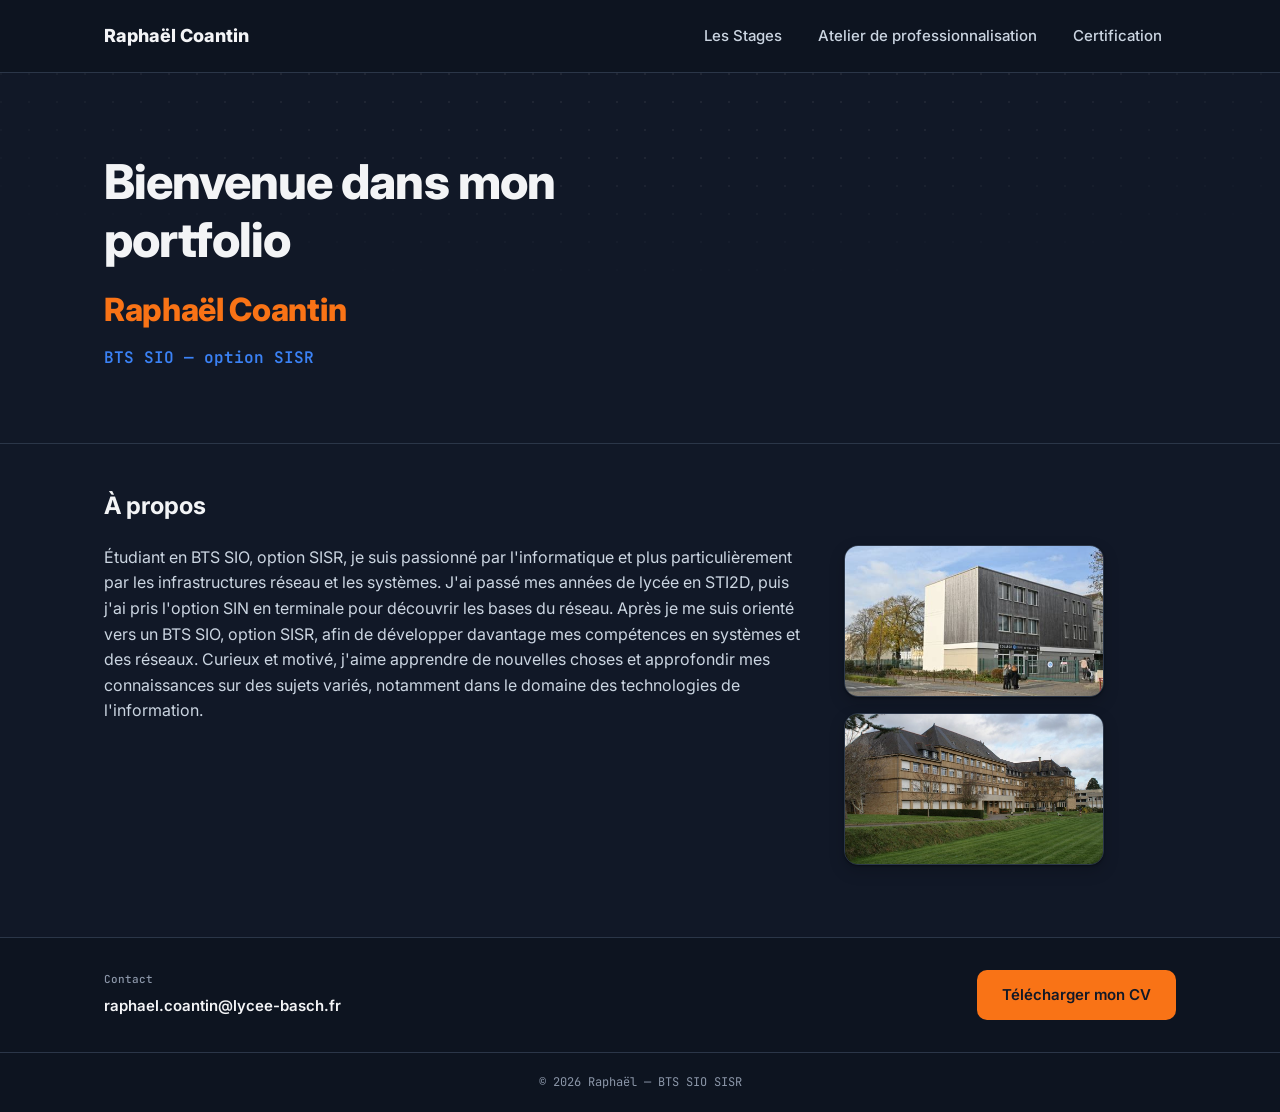
<file: index.html>
<!DOCTYPE html>
<html lang="fr">
<head>
  <meta charset="UTF-8">
  <meta name="viewport" content="width=device-width, initial-scale=1.0">
  <title>Raphaël — Portefeuille de Compétences Professionnelles</title>
  <meta name="description" content="Portefeuille de compétences professionnelles de Raphaël, étudiant BTS SIO option SISR — administration système, réseau et infrastructures open-source.">
  <link rel="icon" type="image/svg+xml" href="favicon.svg">

  <!-- Open Graph / partage sur les réseaux -->
  <meta property="og:type" content="website">
  <meta property="og:locale" content="fr_FR">
  <meta property="og:title" content="Raphaël Coantin — Portefeuille de Compétences Professionnelles">
  <meta property="og:description" content="Portefeuille de compétences professionnelles de Raphaël, étudiant BTS SIO option SISR — administration système, réseau et infrastructures open-source.">
  <meta name="twitter:card" content="summary">
  <!-- Ajoute ici og:image et og:url une fois le site en ligne et une image de partage disponible -->

  <link rel="preconnect" href="https://fonts.googleapis.com">
  <link rel="preconnect" href="https://fonts.gstatic.com" crossorigin>
  <link href="https://fonts.googleapis.com/css2?family=Inter:wght@400;500;600;700;800&family=JetBrains+Mono:wght@400;500;600&display=swap" rel="stylesheet">

  <link rel="stylesheet" href="styles.css">
</head>
<body>

  <a class="skip-link" href="#contenu-principal">Aller au contenu principal</a>

  <!-- ===================== HEADER / NAVIGATION ===================== -->
  <header class="site-header">
    <div class="header-inner">
      <a class="brand" href="index.html">
        <span class="brand-name">Raphaël Coantin</span>
      </a>

      <nav class="main-nav" aria-label="Navigation principale">
        <ul>
          <li><a href="les-stages.html">Les Stages</a></li>
          <li><a href="atelier-professionnalisation.html">Atelier de professionnalisation</a></li>
          <li><a href="certification.html">Certification</a></li>
        </ul>
      </nav>
    </div>
  </header>

  <main id="contenu-principal">

    <!-- ===================== HERO ===================== -->
    <section class="hero">
      <div class="hero-grid-bg" aria-hidden="true"></div>

      <div class="hero-inner">
        <div class="hero-layout">
          <div class="hero-content">

            <h1>Bienvenue dans mon portfolio</h1>

            <p class="hero-name">Raphaël Coantin</p>
            <p class="hero-role">BTS SIO — option SISR</p>
          </div>
        </div>
      </div>
    </section>

    <!-- ===================== À PROPOS ===================== -->
    <section class="content-section reveal" aria-labelledby="apropos-title">
      <div class="content-section-inner">
        <h2 id="apropos-title">À propos</h2>

        <div class="apropos-layout">
          <p class="prose">
            Étudiant en BTS SIO, option SISR, je suis passionné par l'informatique et
            plus particulièrement par les infrastructures réseau et les systèmes.
            J'ai passé mes années de lycée en STI2D, puis j'ai pris l'option SIN en terminale
            pour découvrir les bases du réseau. Après je me suis orienté vers un BTS SIO,
            option SISR, afin de développer davantage mes compétences en systèmes et des réseaux.
            Curieux et motivé, j'aime apprendre de nouvelles choses et approfondir mes connaissances
            sur des sujets variés, notamment dans le domaine des technologies de l'information.
          </p>

          <div class="school-gallery">
            <figure class="school-card">
              <img src="Image/college-la-providence.png" alt="Collège La Providence" width="474" height="316" loading="lazy">
            </figure>
            <figure class="school-card">
              <img src="Image/lycee-victor-helene-basch.jpg" alt="Lycée Victor et Hélène Basch, Rennes" width="1024" height="685" loading="lazy">
            </figure>
          </div>
        </div>
      </div>
    </section>

  </main>

  <!-- ===================== FOOTER / CONTACT ===================== -->
  <footer class="site-footer" id="contact">
    <div class="footer-inner">
      <div>
        <p class="footer-label">Contact</p>
        <a class="footer-email" href="mailto:raphael.coantin@lycee-basch.fr">raphael.coantin@lycee-basch.fr</a>
      </div>
      <a class="btn btn-primary" href="cv-raphael-coantin.pdf" download>Télécharger mon CV</a>
    </div>
    <p class="footer-copy">© 2026 Raphaël — BTS SIO SISR</p>
  </footer>

  <script src="scroll-reveal.js" defer></script>

</body>
</html>
</file>
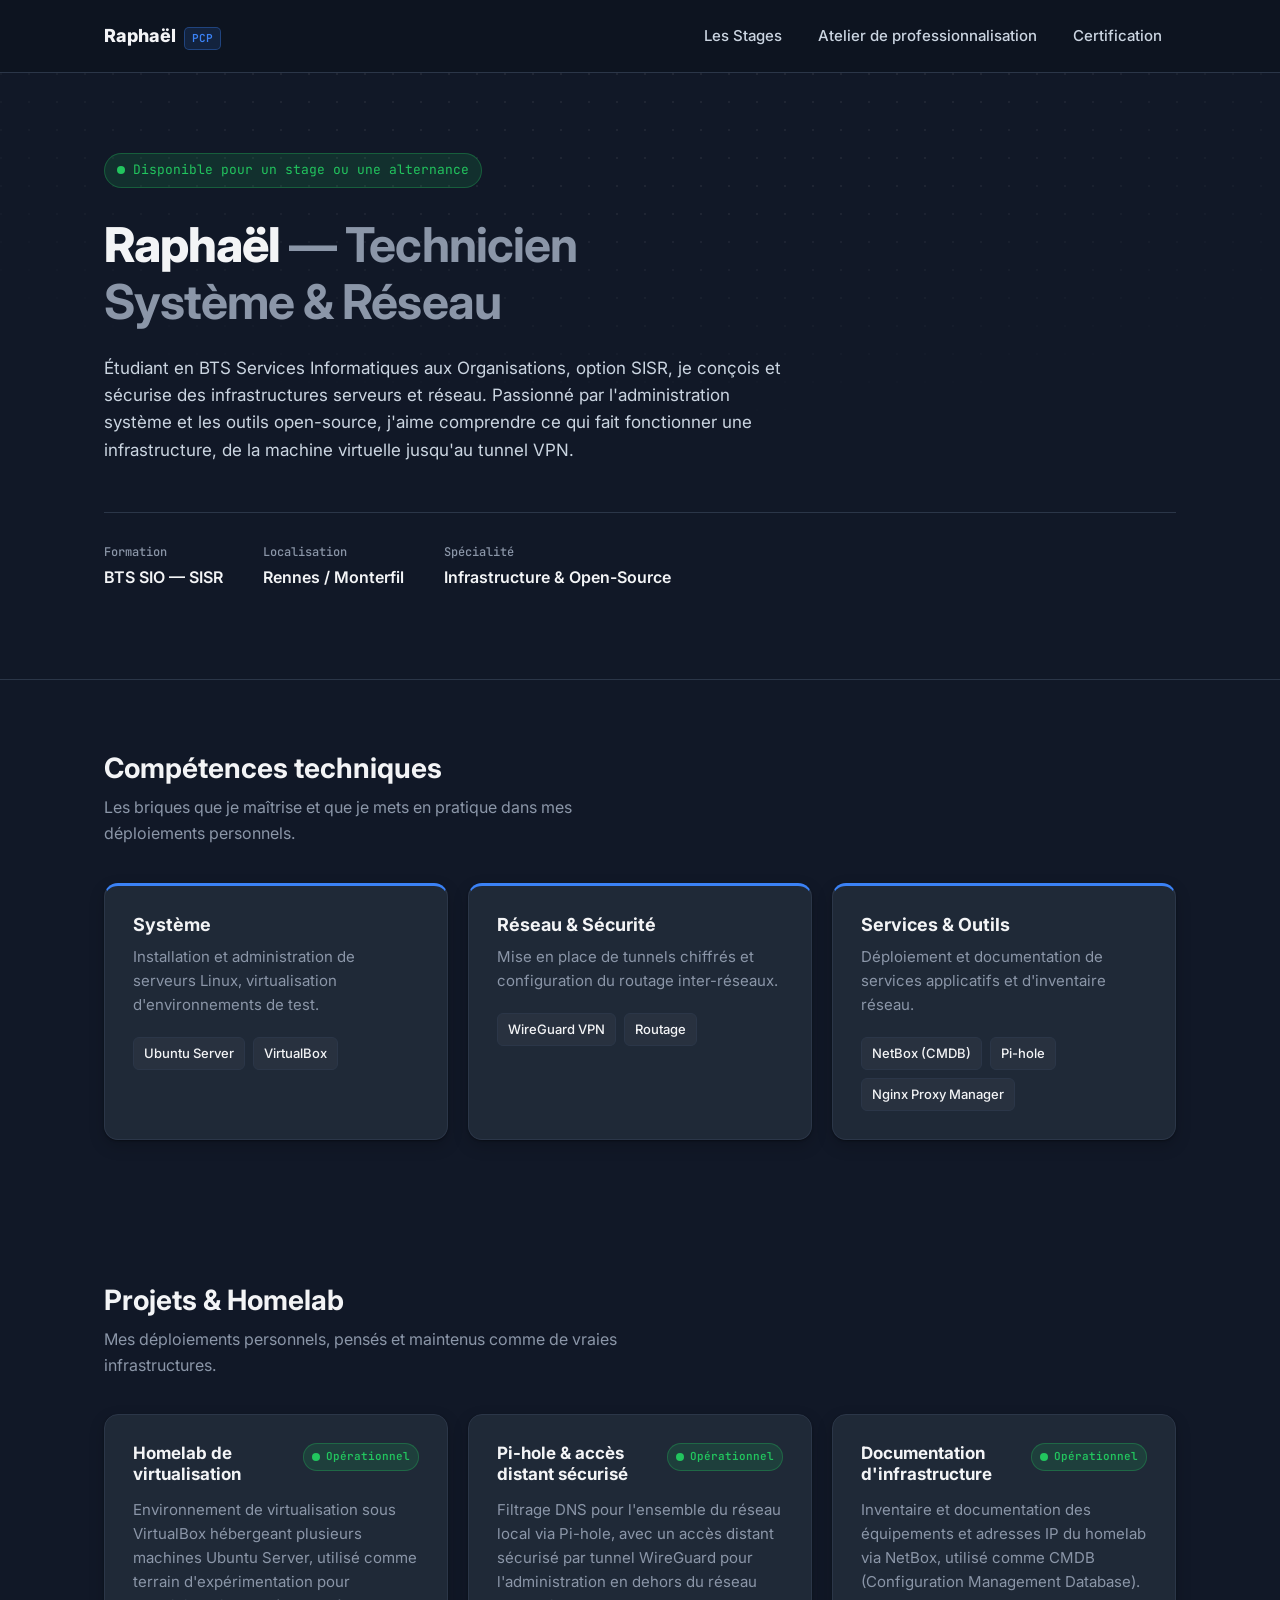
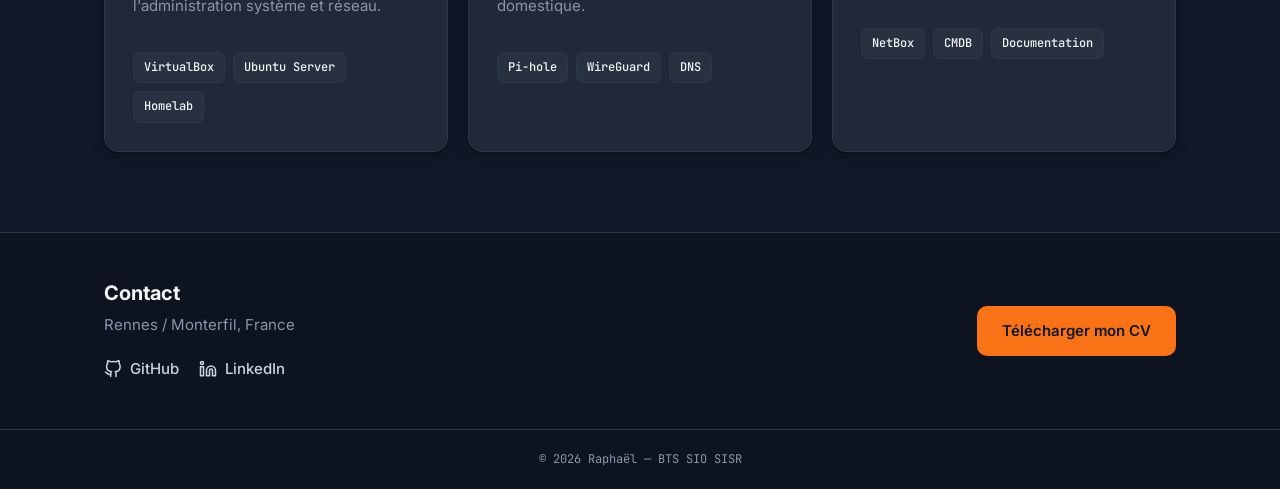
<file: Site/index.html>
<!DOCTYPE html>
<html lang="fr">
<head>
  <meta charset="UTF-8">
  <meta name="viewport" content="width=device-width, initial-scale=1.0">
  <title>Raphaël — Portefeuille de Compétences Professionnelles</title>
  <meta name="description" content="Portefeuille de compétences professionnelles de Raphaël, étudiant BTS SIO option SISR — administration système, réseau et infrastructures open-source.">

  <link rel="preconnect" href="https://fonts.googleapis.com">
  <link rel="preconnect" href="https://fonts.gstatic.com" crossorigin>
  <link href="https://fonts.googleapis.com/css2?family=Inter:wght@400;500;600;700;800&family=JetBrains+Mono:wght@400;500;600&display=swap" rel="stylesheet">

  <link rel="stylesheet" href="styles.css">
</head>
<body>

  <a class="skip-link" href="#contenu-principal">Aller au contenu principal</a>

  <!-- ===================== HEADER / NAVIGATION ===================== -->
  <header class="site-header">
    <div class="header-inner">
      <a class="brand" href="index.html">
        <span class="brand-name">Raphaël</span>
        <span class="brand-tag">PCP</span>
      </a>

      <nav class="main-nav" aria-label="Navigation principale">
        <ul>
          <li><a href="les-stages.html">Les Stages</a></li>
          <li><a href="atelier-professionnalisation.html">Atelier de professionnalisation</a></li>
          <li><a href="certification.html">Certification</a></li>
        </ul>
      </nav>
    </div>
  </header>

  <main id="contenu-principal">

    <!-- ===================== HERO ===================== -->
    <section class="hero">
      <div class="hero-grid-bg" aria-hidden="true"></div>

      <div class="hero-inner">
        <p class="hero-eyebrow">
          <span class="status-dot" aria-hidden="true"></span>
          Disponible pour un stage ou une alternance
        </p>

        <h1>Raphaël <span class="hero-title-secondary">— Technicien Système &amp; Réseau</span></h1>

        <p class="hero-subtitle">
          Étudiant en BTS Services Informatiques aux Organisations, option SISR,
          je conçois et sécurise des infrastructures serveurs et réseau. Passionné
          par l'administration système et les outils open-source, j'aime comprendre
          ce qui fait fonctionner une infrastructure, de la machine virtuelle
          jusqu'au tunnel VPN.
        </p>

        <dl class="hero-meta">
          <div class="hero-meta-item">
            <dt>Formation</dt>
            <dd>BTS SIO — SISR</dd>
          </div>
          <div class="hero-meta-item">
            <dt>Localisation</dt>
            <dd>Rennes / Monterfil</dd>
          </div>
          <div class="hero-meta-item">
            <dt>Spécialité</dt>
            <dd>Infrastructure &amp; Open-Source</dd>
          </div>
        </dl>
      </div>
    </section>

    <!-- ===================== COMPÉTENCES TECHNIQUES ===================== -->
    <section class="skills" aria-labelledby="competences-title">
      <div class="section-header">
        <h2 id="competences-title">Compétences techniques</h2>
        <p>Les briques que je maîtrise et que je mets en pratique dans mes déploiements personnels.</p>
      </div>

      <div class="skills-grid">
        <article class="skill-card">
          <h3>Système</h3>
          <p class="skill-card-desc">Installation et administration de serveurs Linux, virtualisation d'environnements de test.</p>
          <ul class="tag-list">
            <li>Ubuntu Server</li>
            <li>VirtualBox</li>
          </ul>
        </article>

        <article class="skill-card">
          <h3>Réseau &amp; Sécurité</h3>
          <p class="skill-card-desc">Mise en place de tunnels chiffrés et configuration du routage inter-réseaux.</p>
          <ul class="tag-list">
            <li>WireGuard VPN</li>
            <li>Routage</li>
          </ul>
        </article>

        <article class="skill-card">
          <h3>Services &amp; Outils</h3>
          <p class="skill-card-desc">Déploiement et documentation de services applicatifs et d'inventaire réseau.</p>
          <ul class="tag-list">
            <li>NetBox (CMDB)</li>
            <li>Pi-hole</li>
            <li>Nginx Proxy Manager</li>
          </ul>
        </article>
      </div>
    </section>

    <!-- ===================== PROJETS & HOMELAB ===================== -->
    <section class="projects" aria-labelledby="projets-title">
      <div class="section-header">
        <h2 id="projets-title">Projets &amp; Homelab</h2>
        <p>Mes déploiements personnels, pensés et maintenus comme de vraies infrastructures.</p>
      </div>

      <div class="projects-grid">
        <article class="project-card">
          <div class="project-card-header">
            <h3>Homelab de virtualisation</h3>
            <span class="status-badge"><span class="status-dot" aria-hidden="true"></span>Opérationnel</span>
          </div>
          <p>Environnement de virtualisation sous VirtualBox hébergeant plusieurs
            machines Ubuntu Server, utilisé comme terrain d'expérimentation pour
            l'administration système et réseau.</p>
          <ul class="tag-list mono">
            <li>VirtualBox</li>
            <li>Ubuntu Server</li>
            <li>Homelab</li>
          </ul>
        </article>

        <article class="project-card">
          <div class="project-card-header">
            <h3>Pi-hole &amp; accès distant sécurisé</h3>
            <span class="status-badge"><span class="status-dot" aria-hidden="true"></span>Opérationnel</span>
          </div>
          <p>Filtrage DNS pour l'ensemble du réseau local via Pi-hole, avec un
            accès distant sécurisé par tunnel WireGuard pour l'administration
            en dehors du réseau domestique.</p>
          <ul class="tag-list mono">
            <li>Pi-hole</li>
            <li>WireGuard</li>
            <li>DNS</li>
          </ul>
        </article>

        <article class="project-card">
          <div class="project-card-header">
            <h3>Documentation d'infrastructure</h3>
            <span class="status-badge"><span class="status-dot" aria-hidden="true"></span>Opérationnel</span>
          </div>
          <p>Inventaire et documentation des équipements et adresses IP du
            homelab via NetBox, utilisé comme CMDB (Configuration Management
            Database).</p>
          <ul class="tag-list mono">
            <li>NetBox</li>
            <li>CMDB</li>
            <li>Documentation</li>
          </ul>
        </article>
      </div>
    </section>

  </main>

  <!-- ===================== FOOTER / CONTACT ===================== -->
  <footer class="site-footer" id="contact">
    <div class="footer-inner">
      <div class="footer-main">
        <h2>Contact</h2>
        <p class="footer-location">Rennes / Monterfil, France</p>

        <div class="footer-links">
          <a class="footer-link" href="https://github.com/votre-pseudo" target="_blank" rel="noopener noreferrer">
            <svg viewBox="0 0 24 24" fill="none" stroke="currentColor" stroke-width="2" stroke-linecap="round" stroke-linejoin="round" aria-hidden="true">
              <path d="M9 19c-5 1.5-5-2.5-7-3m14 6v-3.87a3.37 3.37 0 0 0-.94-2.61c3.14-.35 6.44-1.54 6.44-7A5.44 5.44 0 0 0 20 4.77 5.07 5.07 0 0 0 19.91 1S18.73.65 16 2.48a13.38 13.38 0 0 0-7 0C6.27.65 5.09 1 5.09 1A5.07 5.07 0 0 0 5 4.77a5.44 5.44 0 0 0-1.5 3.78c0 5.42 3.3 6.61 6.44 7A3.37 3.37 0 0 0 9 18.13V22"></path>
            </svg>
            GitHub
          </a>
          <a class="footer-link" href="https://www.linkedin.com/in/votre-profil" target="_blank" rel="noopener noreferrer">
            <svg viewBox="0 0 24 24" fill="none" stroke="currentColor" stroke-width="2" stroke-linecap="round" stroke-linejoin="round" aria-hidden="true">
              <path d="M16 8a6 6 0 0 1 6 6v7h-4v-7a2 2 0 0 0-2-2 2 2 0 0 0-2 2v7h-4v-7a6 6 0 0 1 6-6z"></path>
              <rect x="2" y="9" width="4" height="12"></rect>
              <circle cx="4" cy="4" r="2"></circle>
            </svg>
            LinkedIn
          </a>
        </div>
      </div>

      <a class="btn btn-primary" href="cv-raphael.pdf" download>Télécharger mon CV</a>
    </div>

    <p class="footer-copy">© 2026 Raphaël — BTS SIO SISR</p>
  </footer>

</body>
</html>
</file>
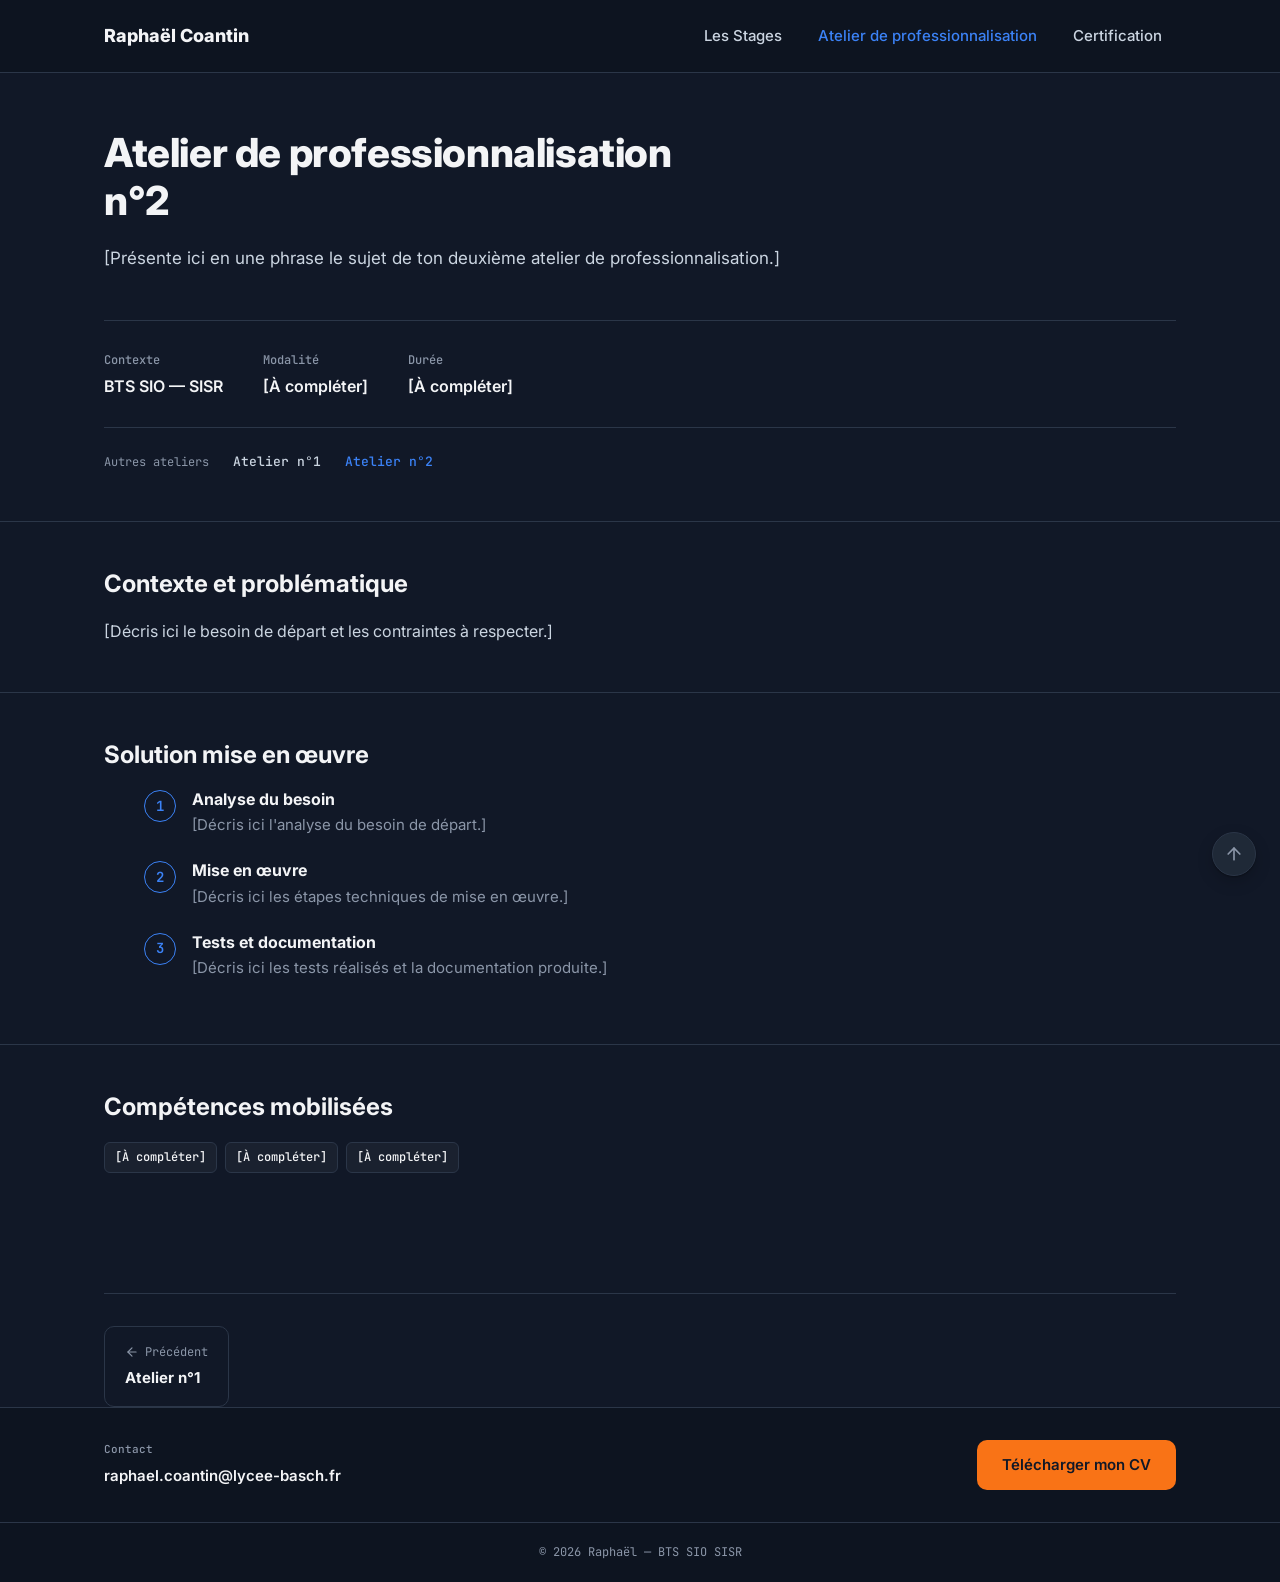
<file: atelier-2.html>
<!DOCTYPE html>
<html lang="fr">
<head>
  <meta charset="UTF-8">
  <meta name="viewport" content="width=device-width, initial-scale=1.0">
  <title>Atelier de professionnalisation n°2 — Raphaël, PCP</title>
  <meta name="description" content="Atelier de professionnalisation n°2 de Raphaël, étudiant BTS SIO SISR.">
  <link rel="icon" type="image/svg+xml" href="favicon.svg">

  <!-- Open Graph / partage sur les réseaux -->
  <meta property="og:type" content="website">
  <meta property="og:locale" content="fr_FR">
  <meta property="og:title" content="Atelier de professionnalisation n°2 — Raphaël Coantin">
  <meta property="og:description" content="Atelier de professionnalisation n°2 de Raphaël, étudiant BTS SIO SISR.">
  <meta name="twitter:card" content="summary">

  <link rel="preconnect" href="https://fonts.googleapis.com">
  <link rel="preconnect" href="https://fonts.gstatic.com" crossorigin>
  <link href="https://fonts.googleapis.com/css2?family=Inter:wght@400;500;600;700;800&family=JetBrains+Mono:wght@400;500;600&display=swap" rel="stylesheet">

  <link rel="stylesheet" href="styles.css">
</head>
<body id="top">

  <a class="skip-link" href="#contenu-principal">Aller au contenu principal</a>

  <!-- ===================== HEADER / NAVIGATION ===================== -->
  <header class="site-header">
    <div class="header-inner">
      <a class="brand" href="index.html">
        <span class="brand-name">Raphaël Coantin</span>
      </a>

      <nav class="main-nav" aria-label="Navigation principale">
        <ul>
          <li><a href="les-stages.html">Les Stages</a></li>
          <li><a href="atelier-professionnalisation.html" aria-current="page">Atelier de professionnalisation</a></li>
          <li><a href="certification.html">Certification</a></li>
        </ul>
      </nav>
    </div>
  </header>

  <main id="contenu-principal">

    <!-- ===================== EN-TÊTE DE PAGE ===================== -->
    <section class="page-hero">
      <div class="page-hero-inner">
        <h1>Atelier de professionnalisation n°2</h1>
        <p class="page-lead">
          [Présente ici en une phrase le sujet de ton deuxième atelier de
          professionnalisation.]
        </p>

        <dl class="hero-meta">
          <div class="hero-meta-item">
            <dt>Contexte</dt>
            <dd>BTS SIO — SISR</dd>
          </div>
          <div class="hero-meta-item">
            <dt>Modalité</dt>
            <dd>[À compléter]</dd>
          </div>
          <div class="hero-meta-item">
            <dt>Durée</dt>
            <dd>[À compléter]</dd>
          </div>
        </dl>

        <nav class="page-toc" aria-label="Navigation entre les ateliers">
          <span class="page-toc-label">Autres ateliers</span>
          <a href="atelier-professionnalisation.html">Atelier n°1</a>
          <a href="atelier-2.html" aria-current="page">Atelier n°2</a>
        </nav>

      </div>
    </section>

    <!-- ===================== CONTEXTE ET PROBLÉMATIQUE ===================== -->
    <section class="content-section reveal" aria-labelledby="contexte-title">
      <div class="content-section-inner">
        <h2 id="contexte-title">Contexte et problématique</h2>
        <p class="prose">
          [Décris ici le besoin de départ et les contraintes à respecter.]
        </p>
      </div>
    </section>

    <!-- ===================== SOLUTION MISE EN ŒUVRE ===================== -->
    <section class="content-section reveal" aria-labelledby="solution-title">
      <div class="content-section-inner">
        <h2 id="solution-title">Solution mise en œuvre</h2>
        <ol class="steps-list">
          <li class="step-item">
            <span class="step-number">1</span>
            <div class="step-content">
              <h3>Analyse du besoin</h3>
              <p>[Décris ici l'analyse du besoin de départ.]</p>
            </div>
          </li>
          <li class="step-item">
            <span class="step-number">2</span>
            <div class="step-content">
              <h3>Mise en œuvre</h3>
              <p>[Décris ici les étapes techniques de mise en œuvre.]</p>
            </div>
          </li>
          <li class="step-item">
            <span class="step-number">3</span>
            <div class="step-content">
              <h3>Tests et documentation</h3>
              <p>[Décris ici les tests réalisés et la documentation produite.]</p>
            </div>
          </li>
        </ol>
      </div>
    </section>

    <!-- ===================== COMPÉTENCES MOBILISÉES ===================== -->
    <section class="content-section reveal" aria-labelledby="competences-title">
      <div class="content-section-inner">
        <h2 id="competences-title">Compétences mobilisées</h2>
        <ul class="tag-list mono">
          <li>[À compléter]</li>
          <li>[À compléter]</li>
          <li>[À compléter]</li>
        </ul>
      </div>
    </section>

  <div class="content-section-inner">
      <nav class="page-pagination" aria-label="Navigation entre les ateliers">
        <a class="pagination-link prev" href="atelier-professionnalisation.html">
          <span class="pagination-label">
            <svg viewBox="0 0 24 24" fill="none" stroke="currentColor" stroke-width="2" stroke-linecap="round" stroke-linejoin="round" aria-hidden="true"><path d="M19 12H5"></path><path d="M12 19l-7-7 7-7"></path></svg>
            Précédent
          </span>
          <span class="pagination-title">Atelier n°1</span>
        </a>
      </nav>
    </div>

  </main>

  <!-- ===================== FOOTER / CONTACT ===================== -->
  <footer class="site-footer" id="contact">
    <div class="footer-inner">
      <div>
        <p class="footer-label">Contact</p>
        <a class="footer-email" href="mailto:raphael.coantin@lycee-basch.fr">raphael.coantin@lycee-basch.fr</a>
      </div>
      <a class="btn btn-primary" href="cv-raphael-coantin.pdf" download>Télécharger mon CV</a>
    </div>
    <p class="footer-copy">© 2026 Raphaël — BTS SIO SISR</p>
  </footer>

  <a class="back-to-top" href="#top" aria-label="Retour en haut de page">
    <svg viewBox="0 0 24 24" fill="none" stroke="currentColor" stroke-width="2" stroke-linecap="round" stroke-linejoin="round" aria-hidden="true">
      <path d="M12 19V5"></path>
      <path d="M5 12l7-7 7 7"></path>
    </svg>
  </a>

  <script src="scroll-reveal.js" defer></script>

</body>
</html>
</file>
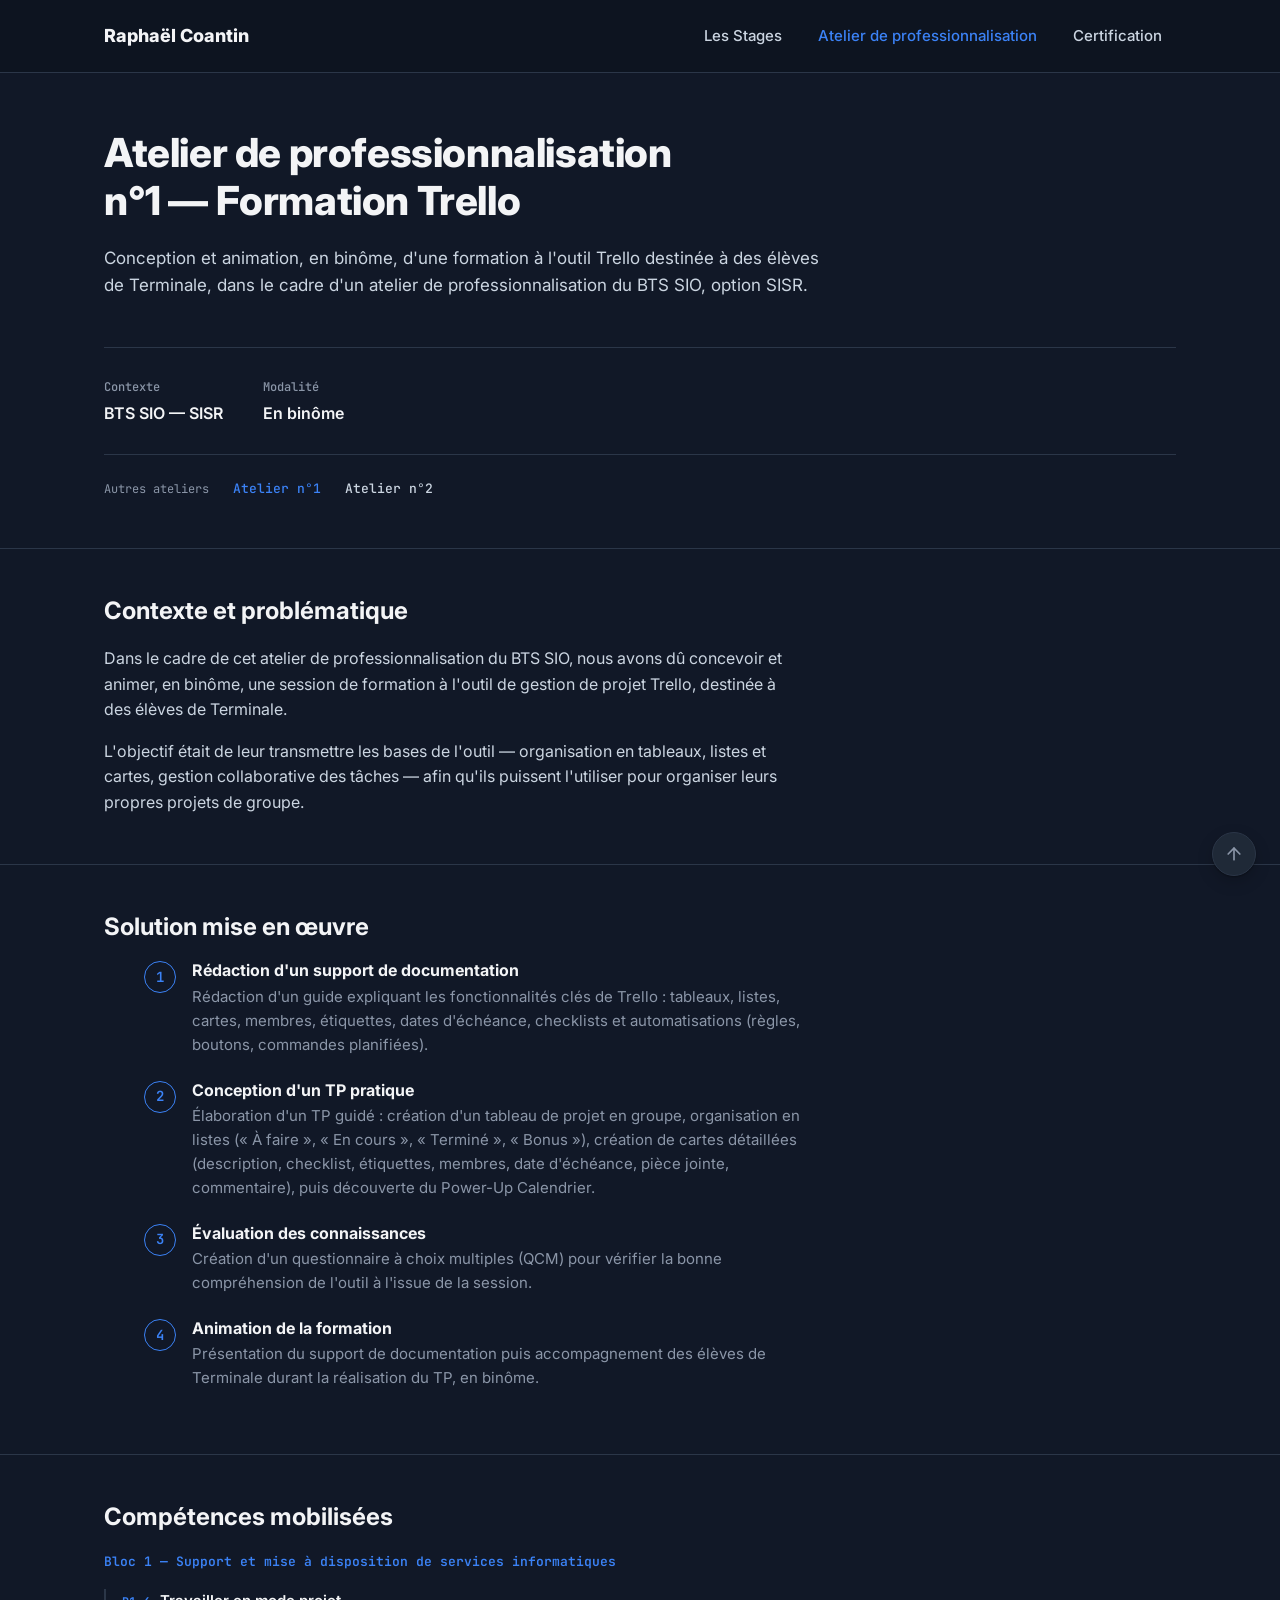
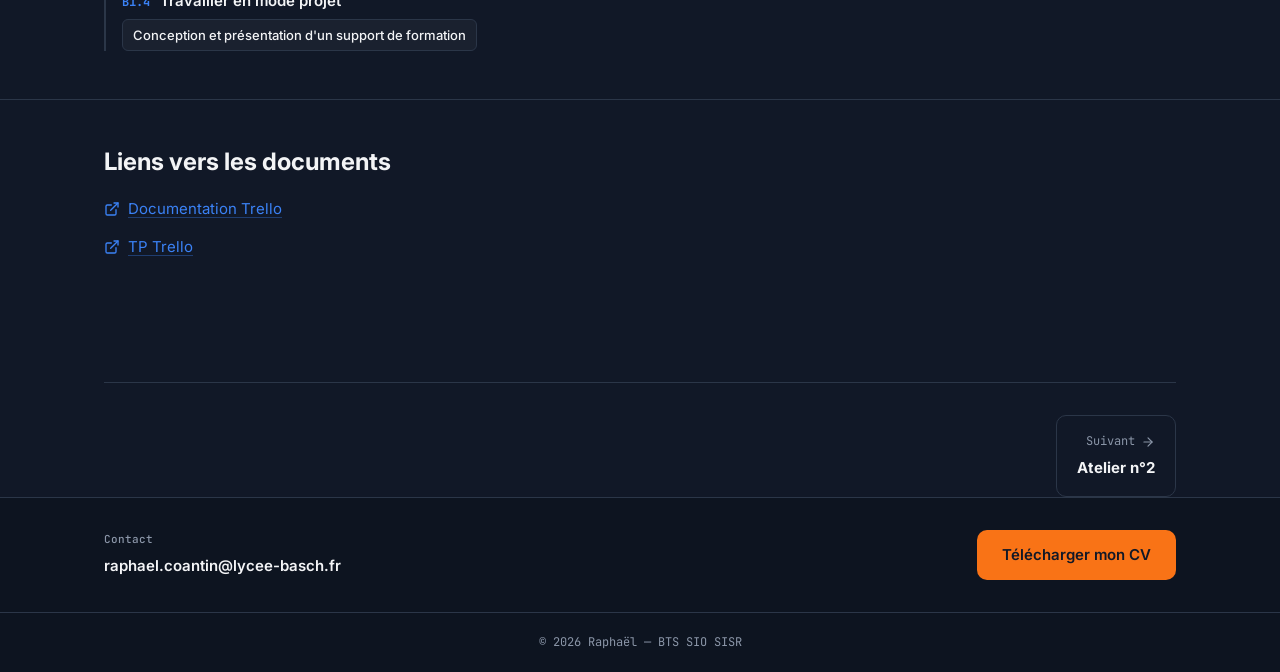
<file: atelier-professionnalisation.html>
<!DOCTYPE html>
<html lang="fr">
<head>
  <meta charset="UTF-8">
  <meta name="viewport" content="width=device-width, initial-scale=1.0">
  <title>Atelier de professionnalisation n°1 — Raphaël, PCP</title>
  <meta name="description" content="Atelier de professionnalisation n°1 de Raphaël, étudiant BTS SIO SISR — formation Trello présentée à des élèves de Terminale.">
  <link rel="icon" type="image/svg+xml" href="favicon.svg">

  <!-- Open Graph / partage sur les réseaux -->
  <meta property="og:type" content="website">
  <meta property="og:locale" content="fr_FR">
  <meta property="og:title" content="Atelier de professionnalisation n°1 — Raphaël Coantin">
  <meta property="og:description" content="Atelier de professionnalisation n°1 de Raphaël, étudiant BTS SIO SISR — formation Trello présentée à des élèves de Terminale.">
  <meta name="twitter:card" content="summary">

  <link rel="preconnect" href="https://fonts.googleapis.com">
  <link rel="preconnect" href="https://fonts.gstatic.com" crossorigin>
  <link href="https://fonts.googleapis.com/css2?family=Inter:wght@400;500;600;700;800&family=JetBrains+Mono:wght@400;500;600&display=swap" rel="stylesheet">

  <link rel="stylesheet" href="styles.css">
</head>
<body id="top">

  <a class="skip-link" href="#contenu-principal">Aller au contenu principal</a>

  <!-- ===================== HEADER / NAVIGATION ===================== -->
  <header class="site-header">
    <div class="header-inner">
      <a class="brand" href="index.html">
        <span class="brand-name">Raphaël Coantin</span>
      </a>

      <nav class="main-nav" aria-label="Navigation principale">
        <ul>
          <li><a href="les-stages.html">Les Stages</a></li>
          <li><a href="atelier-professionnalisation.html" aria-current="page">Atelier de professionnalisation</a></li>
          <li><a href="certification.html">Certification</a></li>
        </ul>
      </nav>
    </div>
  </header>

  <main id="contenu-principal">

    <!-- ===================== EN-TÊTE DE PAGE ===================== -->
    <section class="page-hero">
      <div class="page-hero-inner">
        <h1>Atelier de professionnalisation n°1 — Formation Trello</h1>
        <p class="page-lead">
          Conception et animation, en binôme, d'une formation à l'outil
          Trello destinée à des élèves de Terminale, dans le cadre d'un
          atelier de professionnalisation du BTS SIO, option SISR.
        </p>

        <dl class="hero-meta">
          <div class="hero-meta-item">
            <dt>Contexte</dt>
            <dd>BTS SIO — SISR</dd>
          </div>
          <div class="hero-meta-item">
            <dt>Modalité</dt>
            <dd>En binôme</dd>
          </div>
        </dl>

        <nav class="page-toc" aria-label="Navigation entre les ateliers">
          <span class="page-toc-label">Autres ateliers</span>
          <a href="atelier-professionnalisation.html" aria-current="page">Atelier n°1</a>
          <a href="atelier-2.html">Atelier n°2</a>
        </nav>

      </div>
    </section>

    <!-- ===================== CONTEXTE ET PROBLÉMATIQUE ===================== -->
    <section class="content-section reveal" aria-labelledby="contexte-title">
      <div class="content-section-inner">
        <h2 id="contexte-title">Contexte et problématique</h2>
        <p class="prose">
          Dans le cadre de cet atelier de professionnalisation du BTS SIO,
          nous avons dû concevoir et animer, en binôme, une session de
          formation à l'outil de gestion de projet Trello, destinée à des
          élèves de Terminale.
        </p>
        <p class="prose">
          L'objectif était de leur transmettre les bases de l'outil —
          organisation en tableaux, listes et cartes, gestion collaborative
          des tâches — afin qu'ils puissent l'utiliser pour organiser leurs
          propres projets de groupe.
        </p>
      </div>
    </section>

    <!-- ===================== SOLUTION MISE EN ŒUVRE ===================== -->
    <section class="content-section reveal" aria-labelledby="solution-title">
      <div class="content-section-inner">
        <h2 id="solution-title">Solution mise en œuvre</h2>
        <ol class="steps-list">
          <li class="step-item">
            <span class="step-number">1</span>
            <div class="step-content">
              <h3>Rédaction d'un support de documentation</h3>
              <p>Rédaction d'un guide expliquant les fonctionnalités clés
                de Trello : tableaux, listes, cartes, membres, étiquettes,
                dates d'échéance, checklists et automatisations (règles,
                boutons, commandes planifiées).</p>
            </div>
          </li>
          <li class="step-item">
            <span class="step-number">2</span>
            <div class="step-content">
              <h3>Conception d'un TP pratique</h3>
              <p>Élaboration d'un TP guidé : création d'un tableau de
                projet en groupe, organisation en listes (« À faire »,
                « En cours », « Terminé », « Bonus »), création de cartes
                détaillées (description, checklist, étiquettes, membres,
                date d'échéance, pièce jointe, commentaire), puis
                découverte du Power-Up Calendrier.</p>
            </div>
          </li>
          <li class="step-item">
            <span class="step-number">3</span>
            <div class="step-content">
              <h3>Évaluation des connaissances</h3>
              <p>Création d'un questionnaire à choix multiples (QCM) pour
                vérifier la bonne compréhension de l'outil à l'issue de la
                session.</p>
            </div>
          </li>
          <li class="step-item">
            <span class="step-number">4</span>
            <div class="step-content">
              <h3>Animation de la formation</h3>
              <p>Présentation du support de documentation puis
                accompagnement des élèves de Terminale durant la
                réalisation du TP, en binôme.</p>
            </div>
          </li>
        </ol>
      </div>
    </section>

    <!-- ===================== COMPÉTENCES MOBILISÉES ===================== -->
    <section class="content-section reveal" aria-labelledby="competences-title">
      <div class="content-section-inner">
        <h2 id="competences-title">Compétences mobilisées</h2>

        <div class="competency-bloc">
          <p class="bloc-label">Bloc 1 — Support et mise à disposition de services informatiques</p>

          <div class="competency-item">
            <p class="competency-code"><span class="competency-tag">B1.4</span>Travailler en mode projet</p>
            <p class="competency-summary">Conception et présentation d'un support de formation</p>
          </div>
        </div>
      </div>
    </section>

    <!-- ===================== LIENS VERS LES DOCUMENTS ===================== -->
    <section class="content-section reveal" aria-labelledby="documents-title">
      <div class="content-section-inner">
        <h2 id="documents-title">Liens vers les documents</h2>
        <ul class="production-list">
          <li>
            <a href="Document/Trello - Documentation.pdf">
              <svg viewBox="0 0 24 24" fill="none" stroke="currentColor" stroke-width="2" stroke-linecap="round" stroke-linejoin="round" aria-hidden="true">
                <path d="M18 13v6a2 2 0 0 1-2 2H5a2 2 0 0 1-2-2V8a2 2 0 0 1 2-2h6"></path>
                <polyline points="15 3 21 3 21 9"></polyline>
                <line x1="10" y1="14" x2="21" y2="3"></line>
              </svg>
              Documentation Trello
            </a>
          </li>
          <li>
            <a href="Document/Trello - TP.pdf">
              <svg viewBox="0 0 24 24" fill="none" stroke="currentColor" stroke-width="2" stroke-linecap="round" stroke-linejoin="round" aria-hidden="true">
                <path d="M18 13v6a2 2 0 0 1-2 2H5a2 2 0 0 1-2-2V8a2 2 0 0 1 2-2h6"></path>
                <polyline points="15 3 21 3 21 9"></polyline>
                <line x1="10" y1="14" x2="21" y2="3"></line>
              </svg>
              TP Trello
            </a>
          </li>
        </ul>
      </div>
    </section>

  <div class="content-section-inner">
      <nav class="page-pagination" aria-label="Navigation entre les ateliers">
        <a class="pagination-link next" href="atelier-2.html">
          <span class="pagination-label">
            Suivant
            <svg viewBox="0 0 24 24" fill="none" stroke="currentColor" stroke-width="2" stroke-linecap="round" stroke-linejoin="round" aria-hidden="true"><path d="M5 12h14"></path><path d="M12 5l7 7-7 7"></path></svg>
          </span>
          <span class="pagination-title">Atelier n°2</span>
        </a>
      </nav>
    </div>

  </main>

  <!-- ===================== FOOTER / CONTACT ===================== -->
  <footer class="site-footer" id="contact">
    <div class="footer-inner">
      <div>
        <p class="footer-label">Contact</p>
        <a class="footer-email" href="mailto:raphael.coantin@lycee-basch.fr">raphael.coantin@lycee-basch.fr</a>
      </div>
      <a class="btn btn-primary" href="cv-raphael-coantin.pdf" download>Télécharger mon CV</a>
    </div>
    <p class="footer-copy">© 2026 Raphaël — BTS SIO SISR</p>
  </footer>

  <a class="back-to-top" href="#top" aria-label="Retour en haut de page">
    <svg viewBox="0 0 24 24" fill="none" stroke="currentColor" stroke-width="2" stroke-linecap="round" stroke-linejoin="round" aria-hidden="true">
      <path d="M12 19V5"></path>
      <path d="M5 12l7-7 7 7"></path>
    </svg>
  </a>

  <script src="scroll-reveal.js" defer></script>

</body>
</html>
</file>
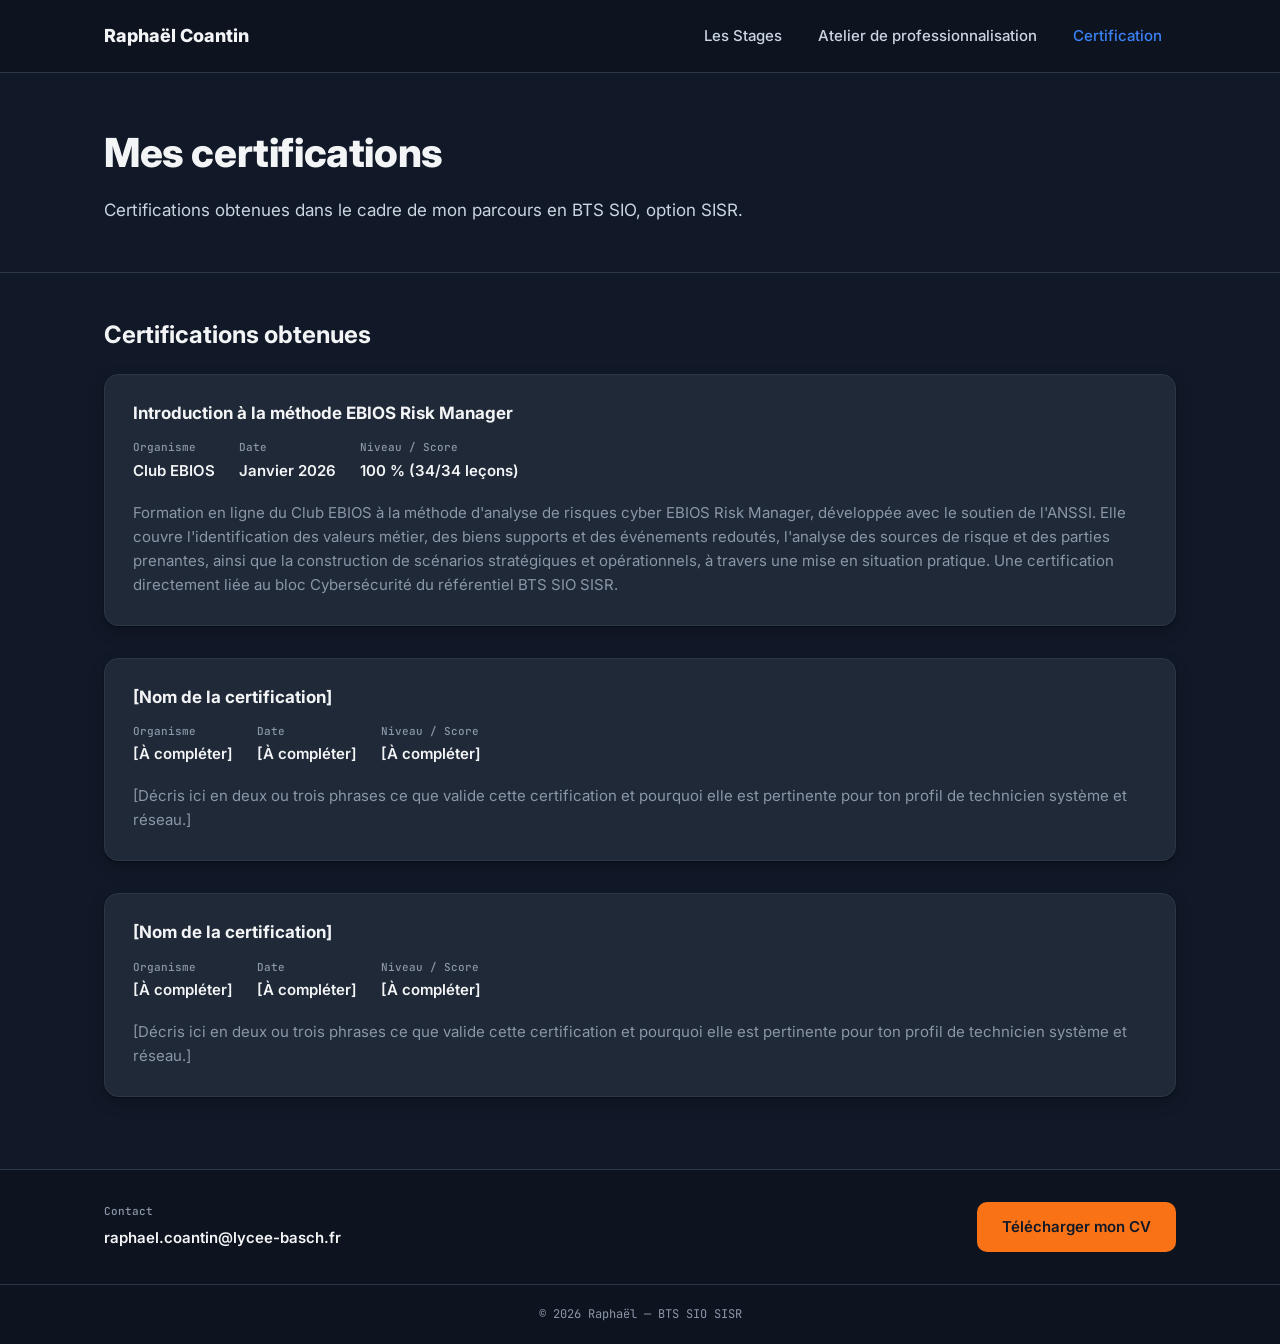
<file: certification.html>
<!DOCTYPE html>
<html lang="fr">
<head>
  <meta charset="UTF-8">
  <meta name="viewport" content="width=device-width, initial-scale=1.0">
  <title>Certification — Raphaël, PCP</title>
  <meta name="description" content="Certifications obtenues par Raphaël, étudiant BTS SIO SISR.">
  <link rel="icon" type="image/svg+xml" href="favicon.svg">

  <!-- Open Graph / partage sur les réseaux -->
  <meta property="og:type" content="website">
  <meta property="og:locale" content="fr_FR">
  <meta property="og:title" content="Certification — Raphaël Coantin">
  <meta property="og:description" content="Certifications obtenues par Raphaël, étudiant BTS SIO SISR.">
  <meta name="twitter:card" content="summary">

  <link rel="preconnect" href="https://fonts.googleapis.com">
  <link rel="preconnect" href="https://fonts.gstatic.com" crossorigin>
  <link href="https://fonts.googleapis.com/css2?family=Inter:wght@400;500;600;700;800&family=JetBrains+Mono:wght@400;500;600&display=swap" rel="stylesheet">

  <link rel="stylesheet" href="styles.css">
</head>
<body>

  <a class="skip-link" href="#contenu-principal">Aller au contenu principal</a>

  <!-- ===================== HEADER / NAVIGATION ===================== -->
  <header class="site-header">
    <div class="header-inner">
      <a class="brand" href="index.html">
        <span class="brand-name">Raphaël Coantin</span>
      </a>

      <nav class="main-nav" aria-label="Navigation principale">
        <ul>
          <li><a href="les-stages.html">Les Stages</a></li>
          <li><a href="atelier-professionnalisation.html">Atelier de professionnalisation</a></li>
          <li><a href="certification.html" aria-current="page">Certification</a></li>
        </ul>
      </nav>
    </div>
  </header>

  <main id="contenu-principal">

    <!-- ===================== EN-TÊTE DE PAGE ===================== -->
    <section class="page-hero">
      <div class="page-hero-inner">
        <h1>Mes certifications</h1>
        <p class="page-lead">
          Certifications obtenues dans le cadre de mon parcours en BTS SIO,
          option SISR.
        </p>

      </div>
    </section>

    <!-- ===================== CARTES DE CERTIFICATION ===================== -->
    <section class="content-section reveal" aria-labelledby="cert-title">
      <div class="content-section-inner">
        <h2 id="cert-title">Certifications obtenues</h2>

        <div class="cert-list">
          <article class="project-card cert-card">
            <div class="project-card-header">
              <h3>Introduction à la méthode EBIOS Risk Manager</h3>
            </div>

            <dl class="cert-meta">
              <div>
                <dt>Organisme</dt>
                <dd>Club EBIOS</dd>
              </div>
              <div>
                <dt>Date</dt>
                <dd>Janvier 2026</dd>
              </div>
              <div>
                <dt>Niveau / Score</dt>
                <dd>100 % (34/34 leçons)</dd>
              </div>
            </dl>

            <p>Formation en ligne du Club EBIOS à la méthode d'analyse de
              risques cyber EBIOS Risk Manager, développée avec le soutien
              de l'ANSSI. Elle couvre l'identification des valeurs métier,
              des biens supports et des événements redoutés, l'analyse des
              sources de risque et des parties prenantes, ainsi que la
              construction de scénarios stratégiques et opérationnels,
              à travers une mise en situation pratique. Une certification
              directement liée au bloc Cybersécurité du référentiel BTS
              SIO SISR.</p>
          </article>

          <article class="project-card cert-card">
            <div class="project-card-header">
              <h3>[Nom de la certification]</h3>
            </div>

            <dl class="cert-meta">
              <div>
                <dt>Organisme</dt>
                <dd>[À compléter]</dd>
              </div>
              <div>
                <dt>Date</dt>
                <dd>[À compléter]</dd>
              </div>
              <div>
                <dt>Niveau / Score</dt>
                <dd>[À compléter]</dd>
              </div>
            </dl>

            <p>[Décris ici en deux ou trois phrases ce que valide cette
              certification et pourquoi elle est pertinente pour ton profil
              de technicien système et réseau.]</p>
          </article>

          <article class="project-card cert-card">
            <div class="project-card-header">
              <h3>[Nom de la certification]</h3>
            </div>

            <dl class="cert-meta">
              <div>
                <dt>Organisme</dt>
                <dd>[À compléter]</dd>
              </div>
              <div>
                <dt>Date</dt>
                <dd>[À compléter]</dd>
              </div>
              <div>
                <dt>Niveau / Score</dt>
                <dd>[À compléter]</dd>
              </div>
            </dl>

            <p>[Décris ici en deux ou trois phrases ce que valide cette
              certification et pourquoi elle est pertinente pour ton profil
              de technicien système et réseau.]</p>
          </article>
        </div>
      </div>
    </section>

  </main>

  <!-- ===================== FOOTER / CONTACT ===================== -->
  <footer class="site-footer" id="contact">
    <div class="footer-inner">
      <div>
        <p class="footer-label">Contact</p>
        <a class="footer-email" href="mailto:raphael.coantin@lycee-basch.fr">raphael.coantin@lycee-basch.fr</a>
      </div>
      <a class="btn btn-primary" href="cv-raphael-coantin.pdf" download>Télécharger mon CV</a>
    </div>
    <p class="footer-copy">© 2026 Raphaël — BTS SIO SISR</p>
  </footer>

  <script src="scroll-reveal.js" defer></script>

</body>
</html>
</file>
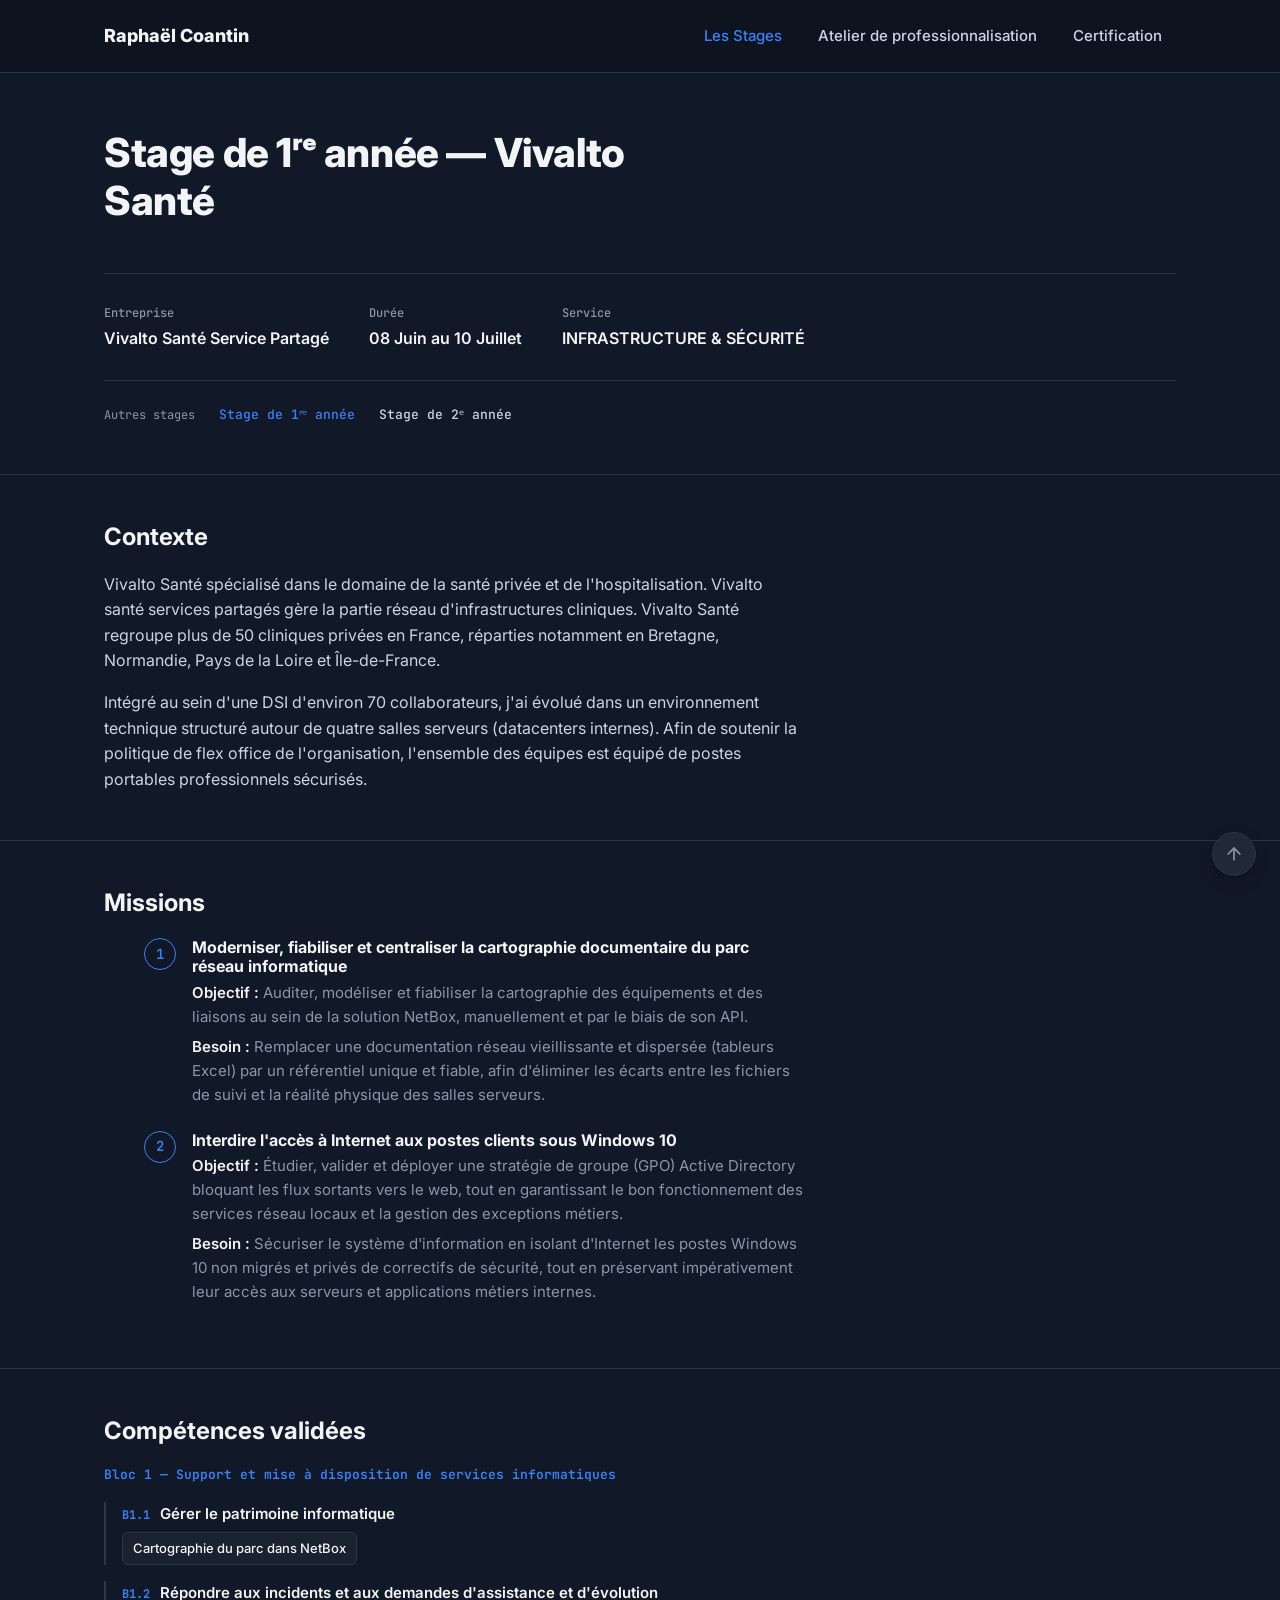
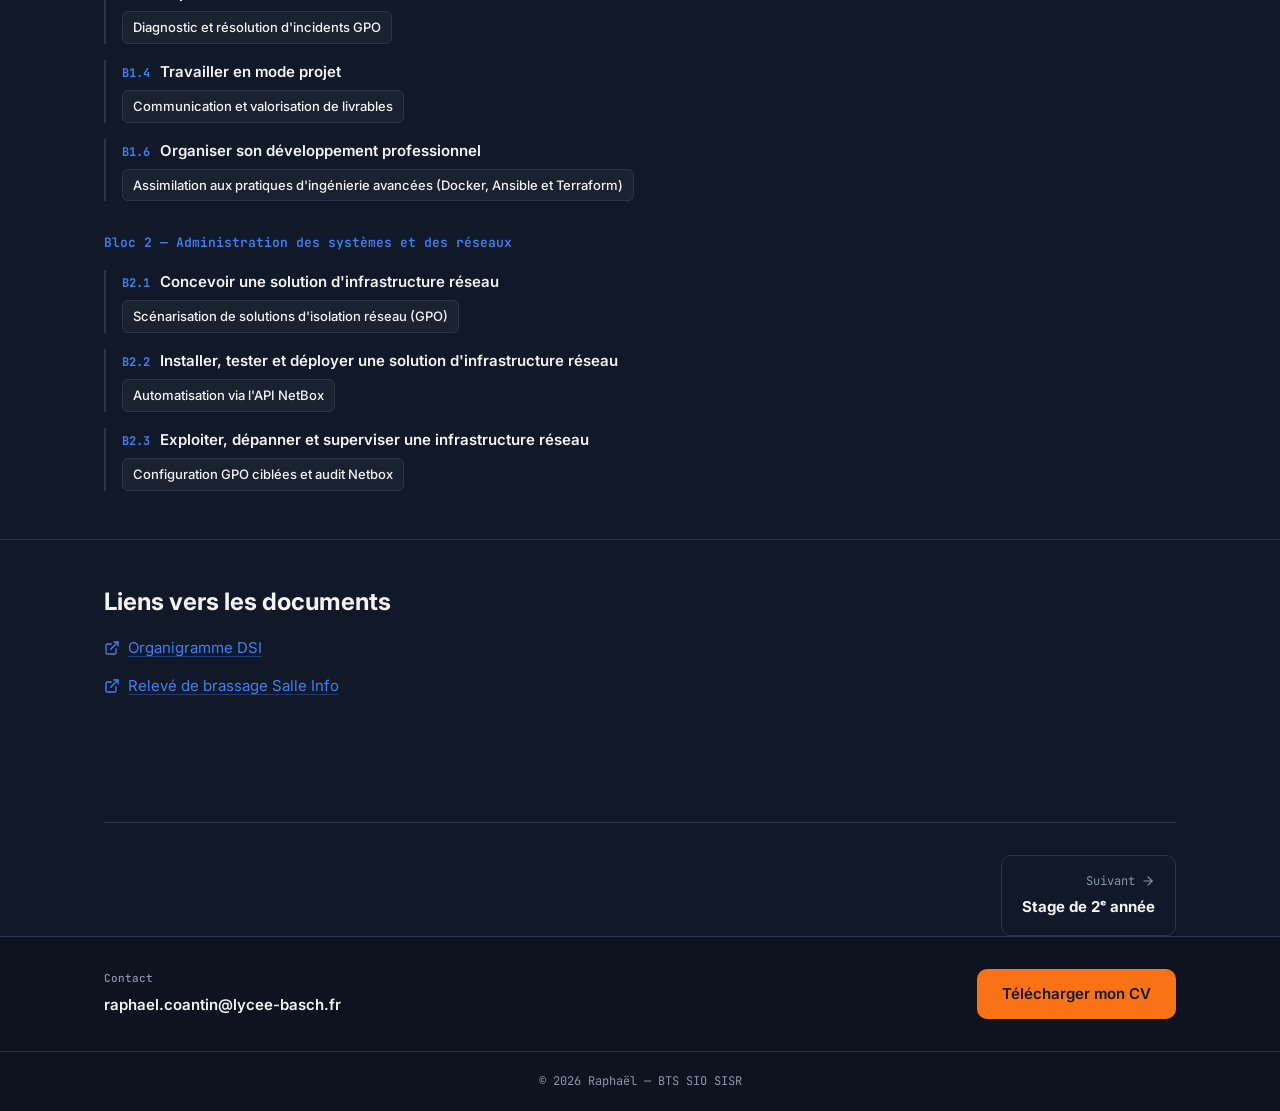
<file: les-stages.html>
<!DOCTYPE html>
<html lang="fr">
<head>
  <meta charset="UTF-8">
  <meta name="viewport" content="width=device-width, initial-scale=1.0">
  <title>Stage de 1ʳᵉ année — Raphaël, PCP</title>
  <meta name="description" content="Stage de 1ʳᵉ année de Raphaël, étudiant BTS SIO SISR, au sein du groupe Vivalto Santé.">
  <link rel="icon" type="image/svg+xml" href="favicon.svg">

  <!-- Open Graph / partage sur les réseaux -->
  <meta property="og:type" content="website">
  <meta property="og:locale" content="fr_FR">
  <meta property="og:title" content="Stage de 1ʳᵉ année — Raphaël Coantin">
  <meta property="og:description" content="Stage de 1ʳᵉ année de Raphaël, étudiant BTS SIO SISR, au sein du groupe Vivalto Santé.">
  <meta name="twitter:card" content="summary">

  <link rel="preconnect" href="https://fonts.googleapis.com">
  <link rel="preconnect" href="https://fonts.gstatic.com" crossorigin>
  <link href="https://fonts.googleapis.com/css2?family=Inter:wght@400;500;600;700;800&family=JetBrains+Mono:wght@400;500;600&display=swap" rel="stylesheet">

  <link rel="stylesheet" href="styles.css">
</head>
<body id="top">

  <a class="skip-link" href="#contenu-principal">Aller au contenu principal</a>

  <!-- ===================== HEADER / NAVIGATION ===================== -->
  <header class="site-header">
    <div class="header-inner">
      <a class="brand" href="index.html">
        <span class="brand-name">Raphaël Coantin</span>
      </a>

      <nav class="main-nav" aria-label="Navigation principale">
        <ul>
          <li><a href="les-stages.html" aria-current="page">Les Stages</a></li>
          <li><a href="atelier-professionnalisation.html">Atelier de professionnalisation</a></li>
          <li><a href="certification.html">Certification</a></li>
        </ul>
      </nav>
    </div>
  </header>

  <main id="contenu-principal">

    <!-- ===================== EN-TÊTE DE PAGE ===================== -->
    <section class="page-hero">
      <div class="page-hero-inner">
        <h1>Stage de 1ʳᵉ année — Vivalto Santé</h1>

        <dl class="hero-meta">
          <div class="hero-meta-item">
            <dt>Entreprise</dt>
            <dd>Vivalto Santé Service Partagé</dd>
          </div>
          <div class="hero-meta-item">
            <dt>Durée</dt>
            <dd>08 Juin au 10 Juillet</dd>
          </div>
          <div class="hero-meta-item">
            <dt>Service</dt>
            <dd>INFRASTRUCTURE & SÉCURITÉ</dd>
          </div>
        </dl>

        <nav class="page-toc" aria-label="Navigation entre les stages">
          <span class="page-toc-label">Autres stages</span>
          <a href="les-stages.html" aria-current="page">Stage de 1ʳᵉ année</a>
          <a href="stage-2.html">Stage de 2ᵉ année</a>
        </nav>
      </div>
    </section>
    <!-- ===================== CONTEXTE ===================== -->
    <section class="content-section" aria-labelledby="contexte-title">
      <div class="content-section-inner">
        <h2 id="contexte-title">Contexte</h2>
        <p class="prose">
          Vivalto Santé spécialisé dans le domaine de la santé privée et de l'hospitalisation.
          Vivalto santé services partagés gère la partie réseau d'infrastructures cliniques.
          Vivalto Santé regroupe plus de 50 cliniques privées en
          France, réparties notamment en Bretagne, Normandie, Pays de la Loire et Île-de-France.
        </p>
        <p class="prose">
          Intégré au sein d'une DSI d'environ 70 collaborateurs, j'ai évolué dans un environnement technique
          structuré autour de quatre salles serveurs (datacenters internes).
          Afin de soutenir la politique de flex office de l'organisation, l'ensemble des équipes
          est équipé de postes portables professionnels sécurisés.
        </p>
      </div>
    </section>
    <!-- ===================== MISSIONS ===================== -->
    <section class="content-section" aria-labelledby="missions-title">
      <div class="content-section-inner">
        <h2 id="missions-title">Missions</h2>
        <ol class="steps-list">
          <li class="step-item">
            <span class="step-number">1</span>
            <div class="step-content">
              <h3>Moderniser, fiabiliser et centraliser la cartographie documentaire du parc réseau informatique</h3>
              <p><strong>Objectif :</strong> Auditer, modéliser et fiabiliser la cartographie des équipements et des liaisons
                 au sein de la solution NetBox, manuellement et par le biais de son API.</p>
              <p><strong>Besoin :</strong> Remplacer une documentation réseau vieillissante et dispersée
                (tableurs Excel) par un référentiel unique et fiable, afin d'éliminer les écarts entre les fichiers
                de suivi et la réalité physique des salles serveurs.</p>
            </div>
          </li>
          <li class="step-item">
            <span class="step-number">2</span>
            <div class="step-content">
              <h3>Interdire l'accès à Internet aux postes clients sous Windows 10</h3>
              <p><strong>Objectif :</strong> Étudier, valider et déployer une stratégie de groupe (GPO) Active Directory
                bloquant les flux sortants vers le web, tout en garantissant le bon fonctionnement des services
                réseau locaux et la gestion des exceptions métiers.</p>
              <p><strong>Besoin :</strong> Sécuriser le système d'information en isolant d'Internet
                les postes Windows 10 non migrés et privés de correctifs de sécurité, tout en préservant impérativement
                leur accès aux serveurs et applications métiers internes.</p>
            </div>
          </li>
        </ol>
      </div>
    </section>

    <!-- ===================== COMPÉTENCES VALIDÉES ===================== -->
    <section class="content-section" aria-labelledby="competences-title">
      <div class="content-section-inner">
        <h2 id="competences-title">Compétences validées</h2>

        <div class="competency-bloc">
          <p class="bloc-label">Bloc 1 — Support et mise à disposition de services informatiques</p>

          <div class="competency-item">
            <p class="competency-code"><span class="competency-tag">B1.1</span>Gérer le patrimoine informatique</p>
            <p class="competency-summary">Cartographie du parc dans NetBox</p>
          </div>

          <div class="competency-item">
            <p class="competency-code"><span class="competency-tag">B1.2</span>Répondre aux incidents et aux demandes d'assistance et d'évolution</p>
            <p class="competency-summary">Diagnostic et résolution d'incidents GPO</p>
          </div>

          <div class="competency-item">
            <p class="competency-code"><span class="competency-tag">B1.4</span>Travailler en mode projet</p>
            <p class="competency-summary">Communication et valorisation de livrables</p>
          </div>

          <div class="competency-item">
            <p class="competency-code"><span class="competency-tag">B1.6</span>Organiser son développement professionnel</p>
            <p class="competency-summary">Assimilation aux pratiques d'ingénierie avancées (Docker, Ansible et Terraform)</p>
          </div>
        </div>

        <div class="competency-bloc">
          <p class="bloc-label">Bloc 2 — Administration des systèmes et des réseaux</p>

          <div class="competency-item">
            <p class="competency-code"><span class="competency-tag">B2.1</span>Concevoir une solution d'infrastructure réseau</p>
            <p class="competency-summary">Scénarisation de solutions d'isolation réseau (GPO)</p>
          </div>

          <div class="competency-item">
            <p class="competency-code"><span class="competency-tag">B2.2</span>Installer, tester et déployer une solution d'infrastructure réseau</p>
            <p class="competency-summary">Automatisation via l'API NetBox</p>
          </div>

          <div class="competency-item">
            <p class="competency-code"><span class="competency-tag">B2.3</span>Exploiter, dépanner et superviser une infrastructure réseau</p>
            <p class="competency-summary">Configuration GPO ciblées et audit Netbox</p>
          </div>
        </div>
      </div>
    </section>

    <!-- ===================== LIENS VERS LES DOCUMENTS ===================== -->
    <section class="content-section" aria-labelledby="documents-title">
      <div class="content-section-inner">
        <h2 id="documents-title">Liens vers les documents</h2>
        <ul class="production-list">
          <li>
            <a href="Document/Organigramme DSI_2026.04.pdf">
              <svg viewBox="0 0 24 24" fill="none" stroke="currentColor" stroke-width="2" stroke-linecap="round" stroke-linejoin="round" aria-hidden="true">
                <path d="M18 13v6a2 2 0 0 1-2 2H5a2 2 0 0 1-2-2V8a2 2 0 0 1 2-2h6"></path>
                <polyline points="15 3 21 3 21 9"></polyline>
                <line x1="10" y1="14" x2="21" y2="3"></line>
              </svg>
              Organigramme DSI
            </a>
          </li>
          <li>
            <a href="Document/Relevé de brassage Salle Info.png">
              <svg viewBox="0 0 24 24" fill="none" stroke="currentColor" stroke-width="2" stroke-linecap="round" stroke-linejoin="round" aria-hidden="true">
                <path d="M18 13v6a2 2 0 0 1-2 2H5a2 2 0 0 1-2-2V8a2 2 0 0 1 2-2h6"></path>
                <polyline points="15 3 21 3 21 9"></polyline>
                <line x1="10" y1="14" x2="21" y2="3"></line>
              </svg>
              Relevé de brassage Salle Info
            </a>
          </li>
        </ul>
      </div>
    </section>

  <div class="content-section-inner">
      <nav class="page-pagination" aria-label="Navigation entre les stages">
        <a class="pagination-link next" href="stage-2.html">
          <span class="pagination-label">
            Suivant
            <svg viewBox="0 0 24 24" fill="none" stroke="currentColor" stroke-width="2" stroke-linecap="round" stroke-linejoin="round" aria-hidden="true"><path d="M5 12h14"></path><path d="M12 5l7 7-7 7"></path></svg>
          </span>
          <span class="pagination-title">Stage de 2ᵉ année</span>
        </a>
      </nav>
    </div>

  </main>

  <!-- ===================== FOOTER / CONTACT ===================== -->
  <footer class="site-footer" id="contact">
    <div class="footer-inner">
      <div>
        <p class="footer-label">Contact</p>
        <a class="footer-email" href="mailto:raphael.coantin@lycee-basch.fr">raphael.coantin@lycee-basch.fr</a>
      </div>
      <a class="btn btn-primary" href="cv-raphael-coantin.pdf" download>Télécharger mon CV</a>
    </div>
    <p class="footer-copy">© 2026 Raphaël — BTS SIO SISR</p>
  </footer>

  <a class="back-to-top" href="#top" aria-label="Retour en haut de page">
    <svg viewBox="0 0 24 24" fill="none" stroke="currentColor" stroke-width="2" stroke-linecap="round" stroke-linejoin="round" aria-hidden="true">
      <path d="M12 19V5"></path>
      <path d="M5 12l7-7 7 7"></path>
    </svg>
  </a>

  <script src="scroll-reveal.js" defer></script>

</body>
</html>
</file>
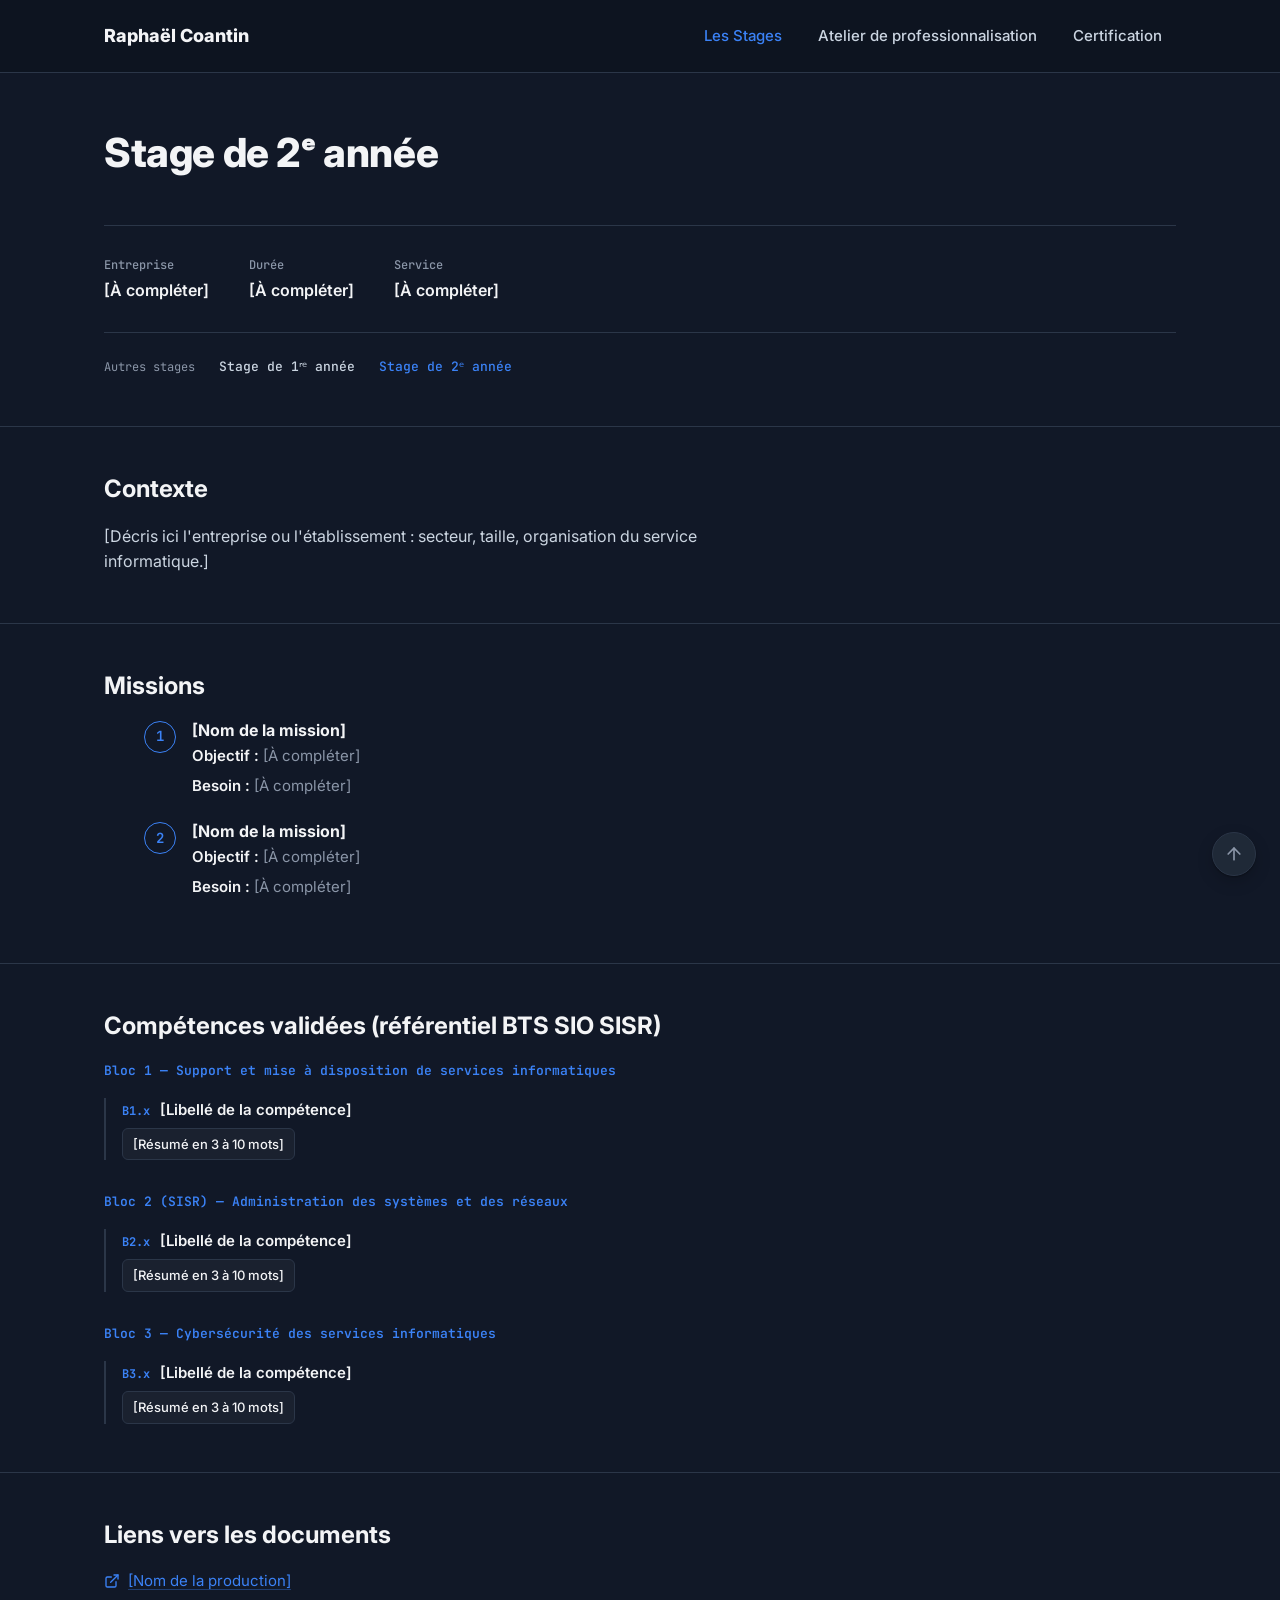
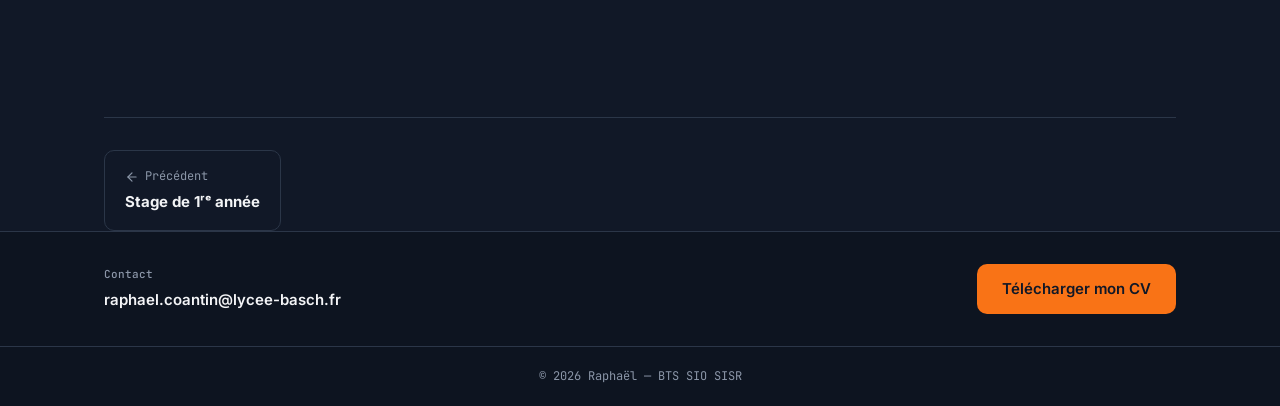
<file: stage-2.html>
<!DOCTYPE html>
<html lang="fr">
<head>
  <meta charset="UTF-8">
  <meta name="viewport" content="width=device-width, initial-scale=1.0">
  <title>Stage de 2ᵉ année — Raphaël, PCP</title>
  <meta name="description" content="Stage de 2ᵉ année de Raphaël, étudiant BTS SIO SISR.">
  <link rel="icon" type="image/svg+xml" href="favicon.svg">

  <!-- Open Graph / partage sur les réseaux -->
  <meta property="og:type" content="website">
  <meta property="og:locale" content="fr_FR">
  <meta property="og:title" content="Stage de 2ᵉ année — Raphaël Coantin">
  <meta property="og:description" content="Stage de 2ᵉ année de Raphaël, étudiant BTS SIO SISR.">
  <meta name="twitter:card" content="summary">

  <link rel="preconnect" href="https://fonts.googleapis.com">
  <link rel="preconnect" href="https://fonts.gstatic.com" crossorigin>
  <link href="https://fonts.googleapis.com/css2?family=Inter:wght@400;500;600;700;800&family=JetBrains+Mono:wght@400;500;600&display=swap" rel="stylesheet">

  <link rel="stylesheet" href="styles.css">
</head>
<body id="top">

  <a class="skip-link" href="#contenu-principal">Aller au contenu principal</a>

  <!-- ===================== HEADER / NAVIGATION ===================== -->
  <header class="site-header">
    <div class="header-inner">
      <a class="brand" href="index.html">
        <span class="brand-name">Raphaël Coantin</span>
      </a>

      <nav class="main-nav" aria-label="Navigation principale">
        <ul>
          <li><a href="les-stages.html" aria-current="page">Les Stages</a></li>
          <li><a href="atelier-professionnalisation.html">Atelier de professionnalisation</a></li>
          <li><a href="certification.html">Certification</a></li>
        </ul>
      </nav>
    </div>
  </header>

  <main id="contenu-principal">

    <!-- ===================== EN-TÊTE DE PAGE ===================== -->
    <section class="page-hero">
      <div class="page-hero-inner">
        <h1>Stage de 2ᵉ année</h1>

        <dl class="hero-meta">
          <div class="hero-meta-item">
            <dt>Entreprise</dt>
            <dd>[À compléter]</dd>
          </div>
          <div class="hero-meta-item">
            <dt>Durée</dt>
            <dd>[À compléter]</dd>
          </div>
          <div class="hero-meta-item">
            <dt>Service</dt>
            <dd>[À compléter]</dd>
          </div>
        </dl>

        <nav class="page-toc" aria-label="Navigation entre les stages">
          <span class="page-toc-label">Autres stages</span>
          <a href="les-stages.html">Stage de 1ʳᵉ année</a>
          <a href="stage-2.html" aria-current="page">Stage de 2ᵉ année</a>
        </nav>

      </div>
    </section>

    <!-- ===================== CONTEXTE ===================== -->
    <section class="content-section reveal" aria-labelledby="contexte-title">
      <div class="content-section-inner">
        <h2 id="contexte-title">Contexte</h2>
        <p class="prose">
          [Décris ici l'entreprise ou l'établissement : secteur, taille,
          organisation du service informatique.]
        </p>
      </div>
    </section>

    <!-- ===================== MISSIONS ===================== -->
    <section class="content-section reveal" aria-labelledby="missions-title">
      <div class="content-section-inner">
        <h2 id="missions-title">Missions</h2>
        <ol class="steps-list">
          <li class="step-item">
            <span class="step-number">1</span>
            <div class="step-content">
              <h3>[Nom de la mission]</h3>
              <p><strong>Objectif :</strong> [À compléter]</p>
              <p><strong>Besoin :</strong> [À compléter]</p>
            </div>
          </li>
          <li class="step-item">
            <span class="step-number">2</span>
            <div class="step-content">
              <h3>[Nom de la mission]</h3>
              <p><strong>Objectif :</strong> [À compléter]</p>
              <p><strong>Besoin :</strong> [À compléter]</p>
            </div>
          </li>
        </ol>
      </div>
    </section>

    <!-- ===================== COMPÉTENCES VALIDÉES ===================== -->
    <section class="content-section reveal" aria-labelledby="competences-title">
      <div class="content-section-inner">
        <h2 id="competences-title">Compétences validées (référentiel BTS SIO SISR)</h2>
        <div class="competency-bloc">
          <p class="bloc-label">Bloc 1 — Support et mise à disposition de services informatiques</p>

          <div class="competency-item">
            <p class="competency-code"><span class="competency-tag">B1.x</span>[Libellé de la compétence]</p>
            <p class="competency-summary">[Résumé en 3 à 10 mots]</p>
          </div>
        </div>

        <div class="competency-bloc">
          <p class="bloc-label">Bloc 2 (SISR) — Administration des systèmes et des réseaux</p>

          <div class="competency-item">
            <p class="competency-code"><span class="competency-tag">B2.x</span>[Libellé de la compétence]</p>
            <p class="competency-summary">[Résumé en 3 à 10 mots]</p>
          </div>
        </div>

        <div class="competency-bloc">
          <p class="bloc-label">Bloc 3 — Cybersécurité des services informatiques</p>

          <div class="competency-item">
            <p class="competency-code"><span class="competency-tag">B3.x</span>[Libellé de la compétence]</p>
            <p class="competency-summary">[Résumé en 3 à 10 mots]</p>
          </div>
        </div>
      </div>
    </section>

    <!-- ===================== LIENS VERS LES DOCUMENTS ===================== -->
    <section class="content-section reveal" aria-labelledby="documents-title">
      <div class="content-section-inner">
        <h2 id="documents-title">Liens vers les documents</h2>
        <ul class="production-list">
          <li>
            <a href="#">
              <svg viewBox="0 0 24 24" fill="none" stroke="currentColor" stroke-width="2" stroke-linecap="round" stroke-linejoin="round" aria-hidden="true">
                <path d="M18 13v6a2 2 0 0 1-2 2H5a2 2 0 0 1-2-2V8a2 2 0 0 1 2-2h6"></path>
                <polyline points="15 3 21 3 21 9"></polyline>
                <line x1="10" y1="14" x2="21" y2="3"></line>
              </svg>
              [Nom de la production]
            </a>
          </li>
        </ul>
      </div>
    </section>

  <div class="content-section-inner">
      <nav class="page-pagination" aria-label="Navigation entre les stages">
        <a class="pagination-link prev" href="les-stages.html">
          <span class="pagination-label">
            <svg viewBox="0 0 24 24" fill="none" stroke="currentColor" stroke-width="2" stroke-linecap="round" stroke-linejoin="round" aria-hidden="true"><path d="M19 12H5"></path><path d="M12 19l-7-7 7-7"></path></svg>
            Précédent
          </span>
          <span class="pagination-title">Stage de 1ʳᵉ année</span>
        </a>
      </nav>
    </div>

  </main>

  <!-- ===================== FOOTER / CONTACT ===================== -->
  <footer class="site-footer" id="contact">
    <div class="footer-inner">
      <div>
        <p class="footer-label">Contact</p>
        <a class="footer-email" href="mailto:raphael.coantin@lycee-basch.fr">raphael.coantin@lycee-basch.fr</a>
      </div>
      <a class="btn btn-primary" href="cv-raphael-coantin.pdf" download>Télécharger mon CV</a>
    </div>
    <p class="footer-copy">© 2026 Raphaël — BTS SIO SISR</p>
  </footer>

  <a class="back-to-top" href="#top" aria-label="Retour en haut de page">
    <svg viewBox="0 0 24 24" fill="none" stroke="currentColor" stroke-width="2" stroke-linecap="round" stroke-linejoin="round" aria-hidden="true">
      <path d="M12 19V5"></path>
      <path d="M5 12l7-7 7 7"></path>
    </svg>
  </a>

  <script src="scroll-reveal.js" defer></script>

</body>
</html>
</file>
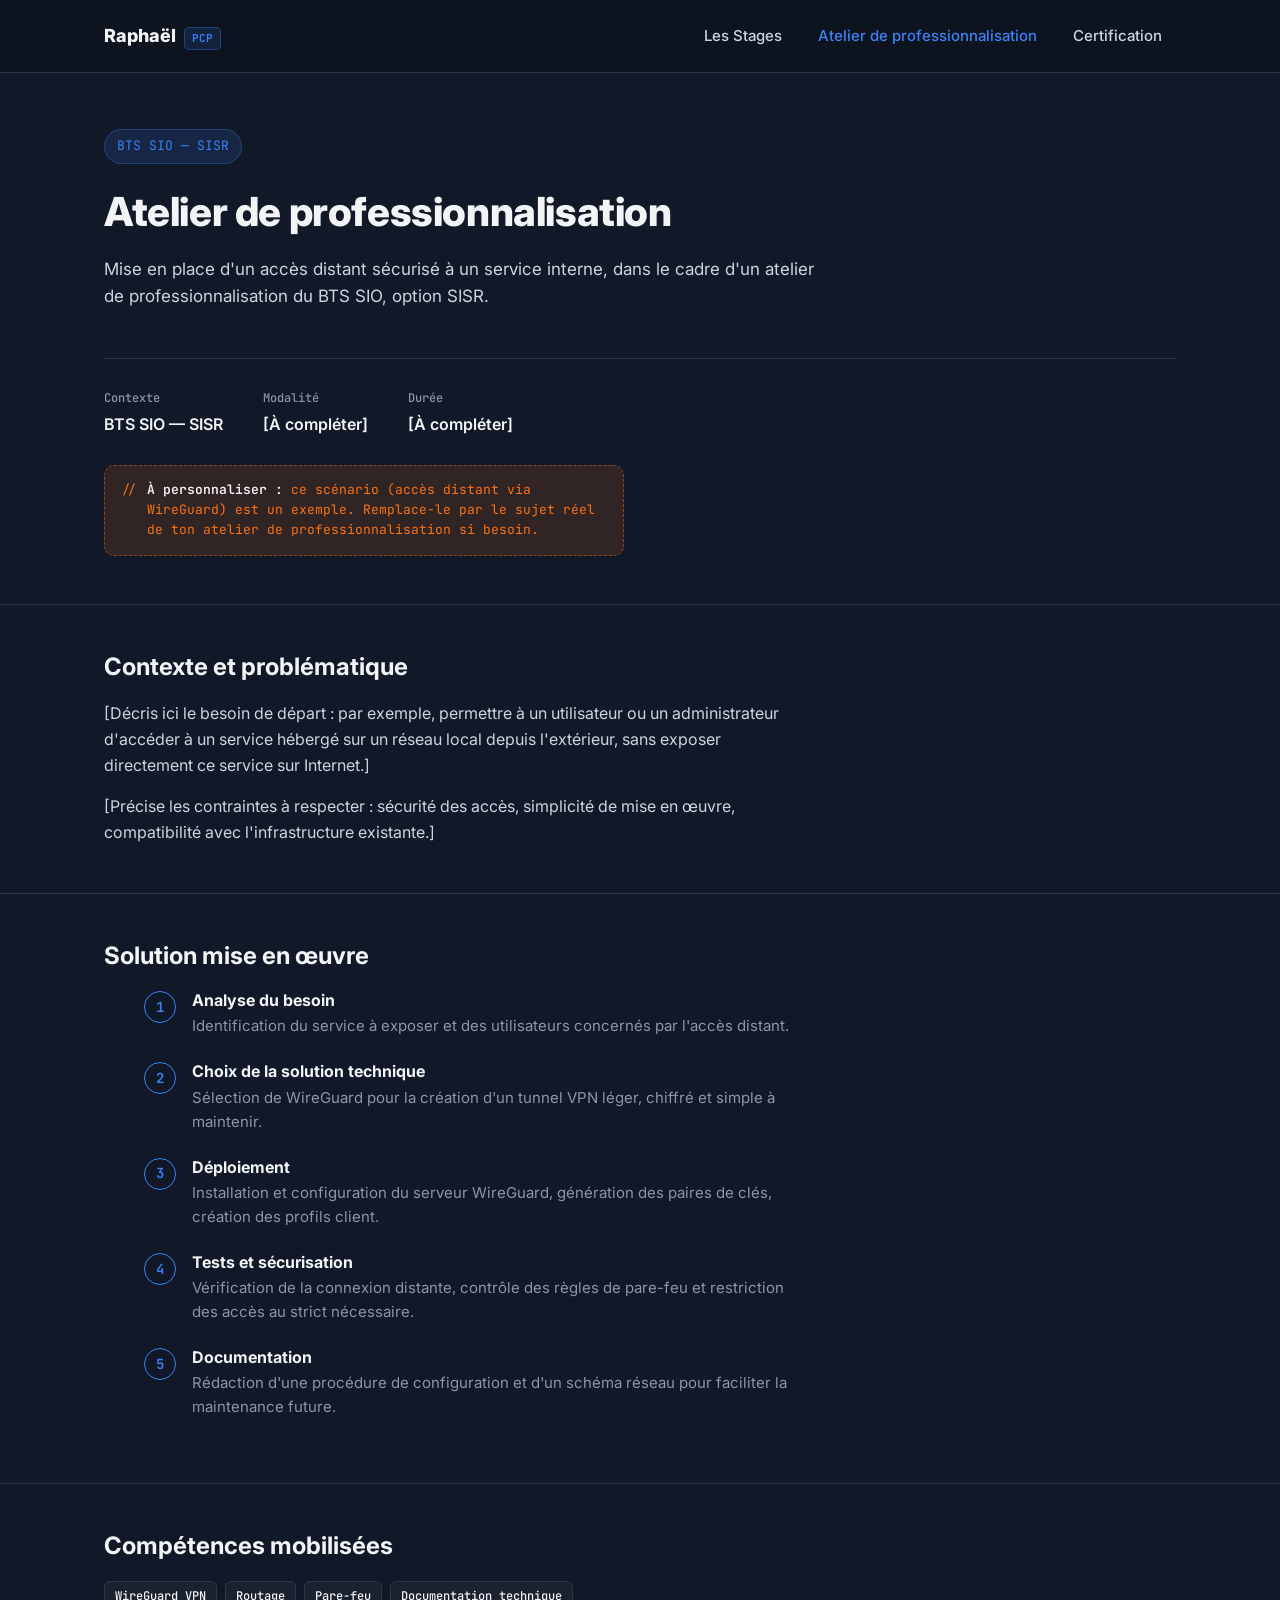
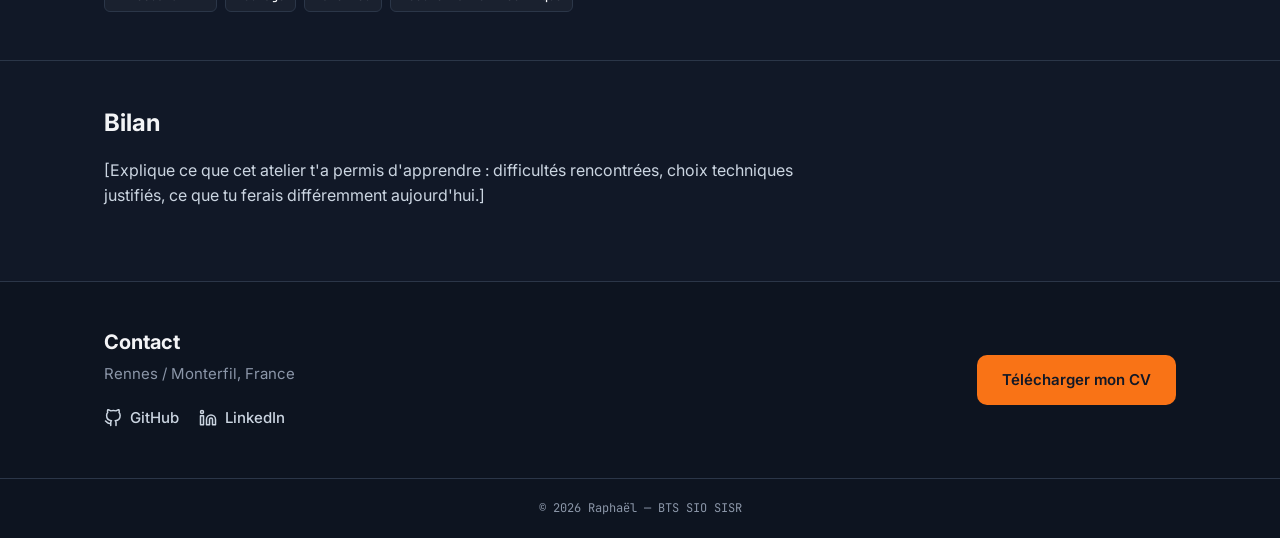
<file: Site/atelier-professionnalisation.html>
<!DOCTYPE html>
<html lang="fr">
<head>
  <meta charset="UTF-8">
  <meta name="viewport" content="width=device-width, initial-scale=1.0">
  <title>Atelier de professionnalisation — Raphaël, PCP</title>
  <meta name="description" content="Atelier de professionnalisation de Raphaël, étudiant BTS SIO SISR — mise en place d'un accès distant sécurisé.">

  <link rel="preconnect" href="https://fonts.googleapis.com">
  <link rel="preconnect" href="https://fonts.gstatic.com" crossorigin>
  <link href="https://fonts.googleapis.com/css2?family=Inter:wght@400;500;600;700;800&family=JetBrains+Mono:wght@400;500;600&display=swap" rel="stylesheet">

  <link rel="stylesheet" href="styles.css">
</head>
<body>

  <a class="skip-link" href="#contenu-principal">Aller au contenu principal</a>

  <!-- ===================== HEADER / NAVIGATION ===================== -->
  <header class="site-header">
    <div class="header-inner">
      <a class="brand" href="index.html">
        <span class="brand-name">Raphaël</span>
        <span class="brand-tag">PCP</span>
      </a>

      <nav class="main-nav" aria-label="Navigation principale">
        <ul>
          <li><a href="les-stages.html">Les Stages</a></li>
          <li><a href="atelier-professionnalisation.html" aria-current="page">Atelier de professionnalisation</a></li>
          <li><a href="certification.html">Certification</a></li>
        </ul>
      </nav>
    </div>
  </header>

  <main id="contenu-principal">

    <!-- ===================== EN-TÊTE DE PAGE ===================== -->
    <section class="page-hero">
      <div class="page-hero-inner">
        <p class="page-eyebrow">BTS SIO — SISR</p>
        <h1>Atelier de professionnalisation</h1>
        <p class="page-lead">
          Mise en place d'un accès distant sécurisé à un service interne,
          dans le cadre d'un atelier de professionnalisation du BTS SIO,
          option SISR.
        </p>

        <dl class="hero-meta">
          <div class="hero-meta-item">
            <dt>Contexte</dt>
            <dd>BTS SIO — SISR</dd>
          </div>
          <div class="hero-meta-item">
            <dt>Modalité</dt>
            <dd>[À compléter]</dd>
          </div>
          <div class="hero-meta-item">
            <dt>Durée</dt>
            <dd>[À compléter]</dd>
          </div>
        </dl>

        <p class="todo-note">
          <span aria-hidden="true">//</span>
          <span><strong>À personnaliser :</strong> ce scénario (accès
          distant via WireGuard) est un exemple. Remplace-le par le sujet
          réel de ton atelier de professionnalisation si besoin.</span>
        </p>
      </div>
    </section>

    <!-- ===================== CONTEXTE ET PROBLÉMATIQUE ===================== -->
    <section class="content-section" aria-labelledby="contexte-atelier-title">
      <div class="content-section-inner">
        <h2 id="contexte-atelier-title">Contexte et problématique</h2>
        <p class="prose">
          [Décris ici le besoin de départ : par exemple, permettre à un
          utilisateur ou un administrateur d'accéder à un service hébergé
          sur un réseau local depuis l'extérieur, sans exposer directement
          ce service sur Internet.]
        </p>
        <p class="prose">
          [Précise les contraintes à respecter : sécurité des accès,
          simplicité de mise en œuvre, compatibilité avec l'infrastructure
          existante.]
        </p>
      </div>
    </section>

    <!-- ===================== SOLUTION MISE EN ŒUVRE ===================== -->
    <section class="content-section" aria-labelledby="solution-title">
      <div class="content-section-inner">
        <h2 id="solution-title">Solution mise en œuvre</h2>
        <ol class="steps-list">
          <li class="step-item">
            <span class="step-number">1</span>
            <div class="step-content">
              <h3>Analyse du besoin</h3>
              <p>Identification du service à exposer et des utilisateurs
                concernés par l'accès distant.</p>
            </div>
          </li>
          <li class="step-item">
            <span class="step-number">2</span>
            <div class="step-content">
              <h3>Choix de la solution technique</h3>
              <p>Sélection de WireGuard pour la création d'un tunnel VPN
                léger, chiffré et simple à maintenir.</p>
            </div>
          </li>
          <li class="step-item">
            <span class="step-number">3</span>
            <div class="step-content">
              <h3>Déploiement</h3>
              <p>Installation et configuration du serveur WireGuard,
                génération des paires de clés, création des profils client.</p>
            </div>
          </li>
          <li class="step-item">
            <span class="step-number">4</span>
            <div class="step-content">
              <h3>Tests et sécurisation</h3>
              <p>Vérification de la connexion distante, contrôle des règles
                de pare-feu et restriction des accès au strict nécessaire.</p>
            </div>
          </li>
          <li class="step-item">
            <span class="step-number">5</span>
            <div class="step-content">
              <h3>Documentation</h3>
              <p>Rédaction d'une procédure de configuration et d'un schéma
                réseau pour faciliter la maintenance future.</p>
            </div>
          </li>
        </ol>
      </div>
    </section>

    <!-- ===================== COMPÉTENCES MOBILISÉES ===================== -->
    <section class="content-section" aria-labelledby="competences-atelier-title">
      <div class="content-section-inner">
        <h2 id="competences-atelier-title">Compétences mobilisées</h2>
        <ul class="tag-list mono">
          <li>WireGuard VPN</li>
          <li>Routage</li>
          <li>Pare-feu</li>
          <li>Documentation technique</li>
        </ul>
      </div>
    </section>

    <!-- ===================== BILAN ===================== -->
    <section class="content-section" aria-labelledby="bilan-atelier-title">
      <div class="content-section-inner">
        <h2 id="bilan-atelier-title">Bilan</h2>
        <p class="prose">
          [Explique ce que cet atelier t'a permis d'apprendre : difficultés
          rencontrées, choix techniques justifiés, ce que tu ferais
          différemment aujourd'hui.]
        </p>
      </div>
    </section>

  </main>

  <!-- ===================== FOOTER / CONTACT ===================== -->
  <footer class="site-footer" id="contact">
    <div class="footer-inner">
      <div class="footer-main">
        <h2>Contact</h2>
        <p class="footer-location">Rennes / Monterfil, France</p>

        <div class="footer-links">
          <a class="footer-link" href="https://github.com/votre-pseudo" target="_blank" rel="noopener noreferrer">
            <svg viewBox="0 0 24 24" fill="none" stroke="currentColor" stroke-width="2" stroke-linecap="round" stroke-linejoin="round" aria-hidden="true">
              <path d="M9 19c-5 1.5-5-2.5-7-3m14 6v-3.87a3.37 3.37 0 0 0-.94-2.61c3.14-.35 6.44-1.54 6.44-7A5.44 5.44 0 0 0 20 4.77 5.07 5.07 0 0 0 19.91 1S18.73.65 16 2.48a13.38 13.38 0 0 0-7 0C6.27.65 5.09 1 5.09 1A5.07 5.07 0 0 0 5 4.77a5.44 5.44 0 0 0-1.5 3.78c0 5.42 3.3 6.61 6.44 7A3.37 3.37 0 0 0 9 18.13V22"></path>
            </svg>
            GitHub
          </a>
          <a class="footer-link" href="https://www.linkedin.com/in/votre-profil" target="_blank" rel="noopener noreferrer">
            <svg viewBox="0 0 24 24" fill="none" stroke="currentColor" stroke-width="2" stroke-linecap="round" stroke-linejoin="round" aria-hidden="true">
              <path d="M16 8a6 6 0 0 1 6 6v7h-4v-7a2 2 0 0 0-2-2 2 2 0 0 0-2 2v7h-4v-7a6 6 0 0 1 6-6z"></path>
              <rect x="2" y="9" width="4" height="12"></rect>
              <circle cx="4" cy="4" r="2"></circle>
            </svg>
            LinkedIn
          </a>
        </div>
      </div>

      <a class="btn btn-primary" href="cv-raphael.pdf" download>Télécharger mon CV</a>
    </div>

    <p class="footer-copy">© 2026 Raphaël — BTS SIO SISR</p>
  </footer>

</body>
</html>
</file>
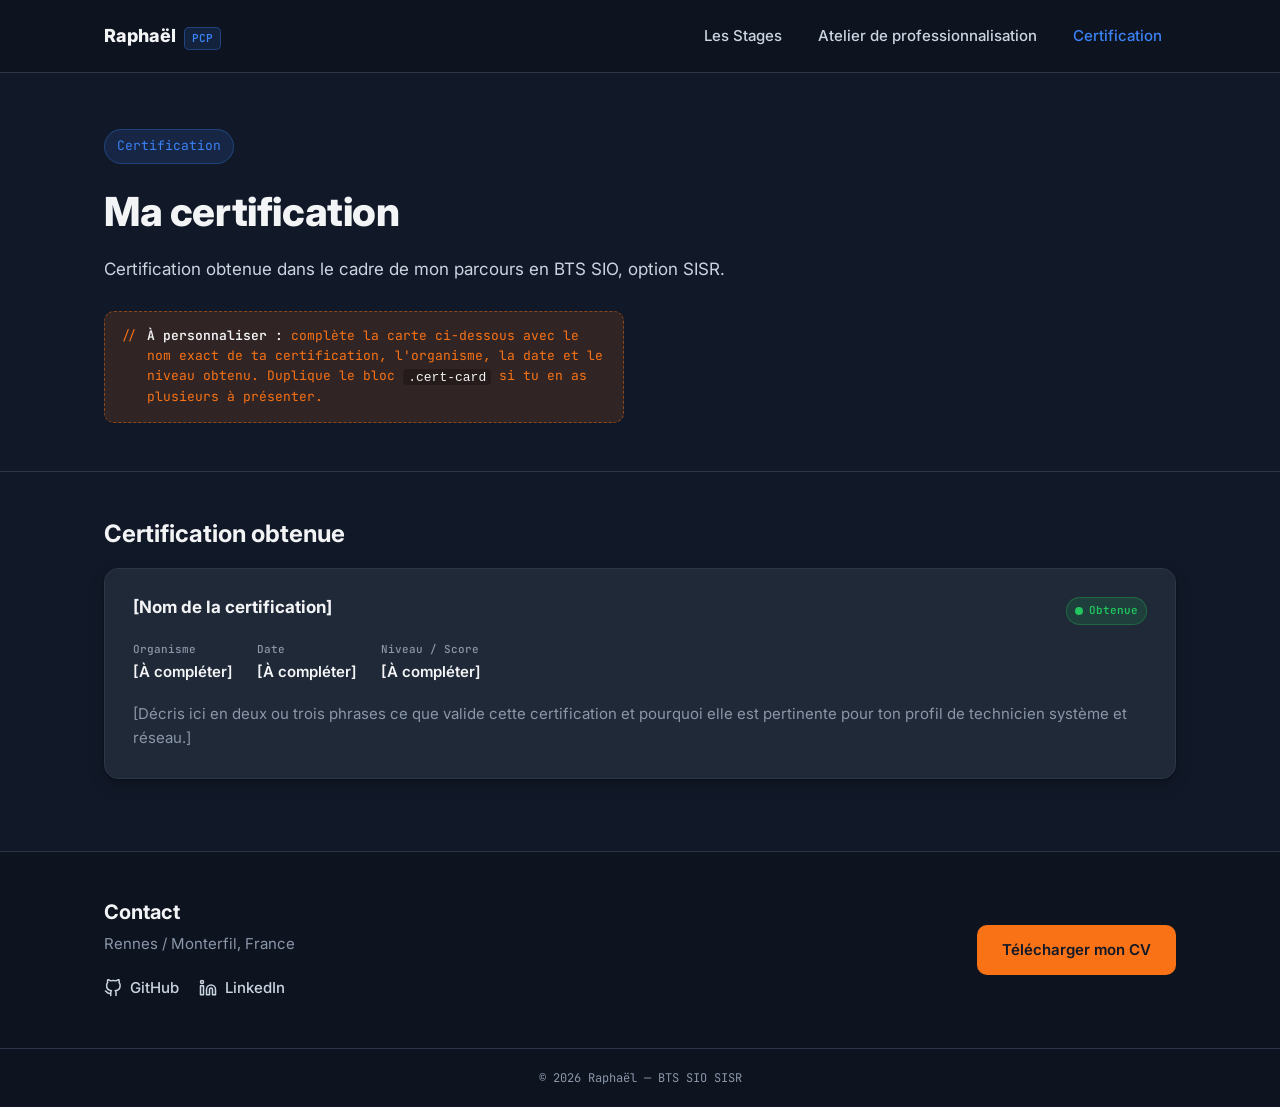
<file: Site/certification.html>
<!DOCTYPE html>
<html lang="fr">
<head>
  <meta charset="UTF-8">
  <meta name="viewport" content="width=device-width, initial-scale=1.0">
  <title>Certification — Raphaël, PCP</title>
  <meta name="description" content="Certification obtenue par Raphaël, étudiant BTS SIO SISR.">

  <link rel="preconnect" href="https://fonts.googleapis.com">
  <link rel="preconnect" href="https://fonts.gstatic.com" crossorigin>
  <link href="https://fonts.googleapis.com/css2?family=Inter:wght@400;500;600;700;800&family=JetBrains+Mono:wght@400;500;600&display=swap" rel="stylesheet">

  <link rel="stylesheet" href="styles.css">
</head>
<body>

  <a class="skip-link" href="#contenu-principal">Aller au contenu principal</a>

  <!-- ===================== HEADER / NAVIGATION ===================== -->
  <header class="site-header">
    <div class="header-inner">
      <a class="brand" href="index.html">
        <span class="brand-name">Raphaël</span>
        <span class="brand-tag">PCP</span>
      </a>

      <nav class="main-nav" aria-label="Navigation principale">
        <ul>
          <li><a href="les-stages.html">Les Stages</a></li>
          <li><a href="atelier-professionnalisation.html">Atelier de professionnalisation</a></li>
          <li><a href="certification.html" aria-current="page">Certification</a></li>
        </ul>
      </nav>
    </div>
  </header>

  <main id="contenu-principal">

    <!-- ===================== EN-TÊTE DE PAGE ===================== -->
    <section class="page-hero">
      <div class="page-hero-inner">
        <p class="page-eyebrow">Certification</p>
        <h1>Ma certification</h1>
        <p class="page-lead">
          Certification obtenue dans le cadre de mon parcours en BTS SIO,
          option SISR.
        </p>

        <p class="todo-note">
          <span aria-hidden="true">//</span>
          <span><strong>À personnaliser :</strong> complète la carte
          ci-dessous avec le nom exact de ta certification, l'organisme, la
          date et le niveau obtenu. Duplique le bloc <code>.cert-card</code>
          si tu en as plusieurs à présenter.</span>
        </p>
      </div>
    </section>

    <!-- ===================== CARTE(S) DE CERTIFICATION ===================== -->
    <section class="content-section" aria-labelledby="cert-title">
      <div class="content-section-inner">
        <h2 id="cert-title">Certification obtenue</h2>

        <article class="project-card cert-card">
          <div class="project-card-header">
            <h3>[Nom de la certification]</h3>
            <span class="status-badge"><span class="status-dot" aria-hidden="true"></span>Obtenue</span>
          </div>

          <dl class="cert-meta">
            <div>
              <dt>Organisme</dt>
              <dd>[À compléter]</dd>
            </div>
            <div>
              <dt>Date</dt>
              <dd>[À compléter]</dd>
            </div>
            <div>
              <dt>Niveau / Score</dt>
              <dd>[À compléter]</dd>
            </div>
          </dl>

          <p>[Décris ici en deux ou trois phrases ce que valide cette
            certification et pourquoi elle est pertinente pour ton profil
            de technicien système et réseau.]</p>
        </article>
      </div>
    </section>

  </main>

  <!-- ===================== FOOTER / CONTACT ===================== -->
  <footer class="site-footer" id="contact">
    <div class="footer-inner">
      <div class="footer-main">
        <h2>Contact</h2>
        <p class="footer-location">Rennes / Monterfil, France</p>

        <div class="footer-links">
          <a class="footer-link" href="https://github.com/votre-pseudo" target="_blank" rel="noopener noreferrer">
            <svg viewBox="0 0 24 24" fill="none" stroke="currentColor" stroke-width="2" stroke-linecap="round" stroke-linejoin="round" aria-hidden="true">
              <path d="M9 19c-5 1.5-5-2.5-7-3m14 6v-3.87a3.37 3.37 0 0 0-.94-2.61c3.14-.35 6.44-1.54 6.44-7A5.44 5.44 0 0 0 20 4.77 5.07 5.07 0 0 0 19.91 1S18.73.65 16 2.48a13.38 13.38 0 0 0-7 0C6.27.65 5.09 1 5.09 1A5.07 5.07 0 0 0 5 4.77a5.44 5.44 0 0 0-1.5 3.78c0 5.42 3.3 6.61 6.44 7A3.37 3.37 0 0 0 9 18.13V22"></path>
            </svg>
            GitHub
          </a>
          <a class="footer-link" href="https://www.linkedin.com/in/votre-profil" target="_blank" rel="noopener noreferrer">
            <svg viewBox="0 0 24 24" fill="none" stroke="currentColor" stroke-width="2" stroke-linecap="round" stroke-linejoin="round" aria-hidden="true">
              <path d="M16 8a6 6 0 0 1 6 6v7h-4v-7a2 2 0 0 0-2-2 2 2 0 0 0-2 2v7h-4v-7a6 6 0 0 1 6-6z"></path>
              <rect x="2" y="9" width="4" height="12"></rect>
              <circle cx="4" cy="4" r="2"></circle>
            </svg>
            LinkedIn
          </a>
        </div>
      </div>

      <a class="btn btn-primary" href="cv-raphael.pdf" download>Télécharger mon CV</a>
    </div>

    <p class="footer-copy">© 2026 Raphaël — BTS SIO SISR</p>
  </footer>

</body>
</html>
</file>
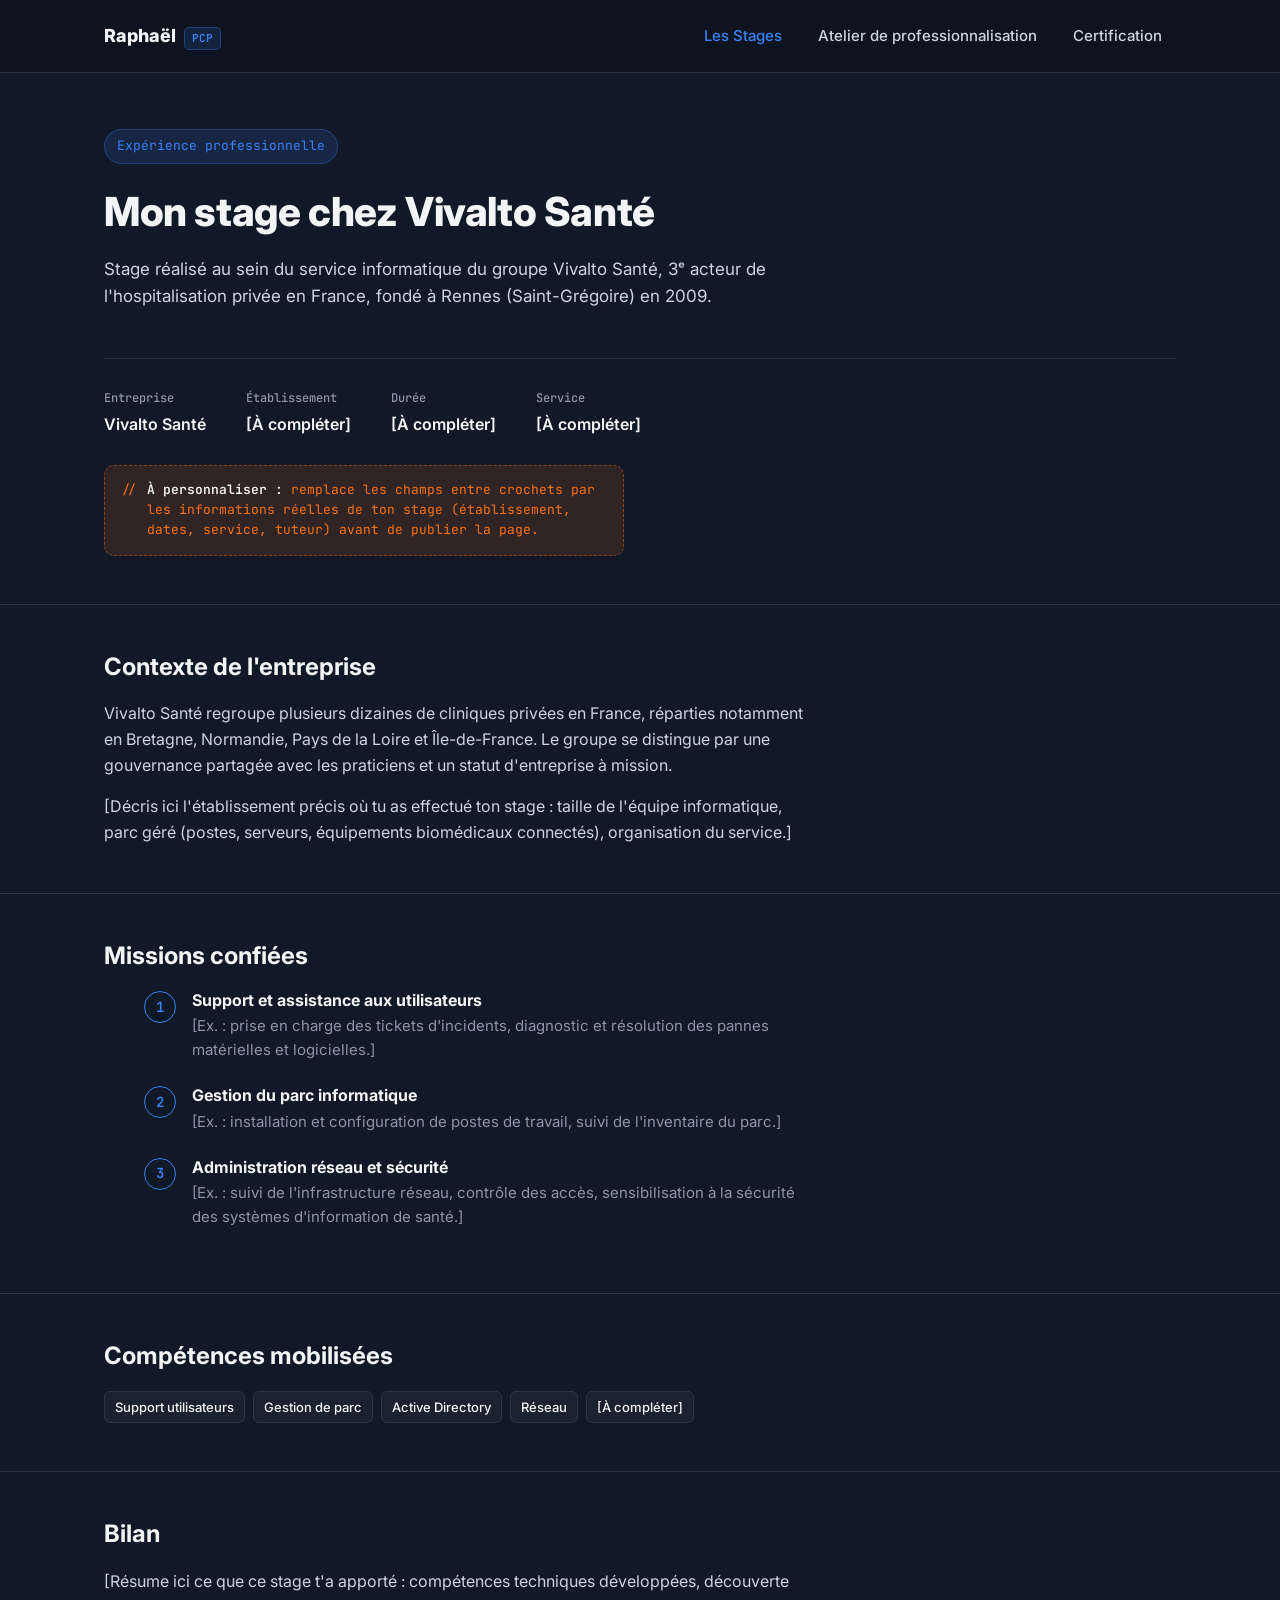
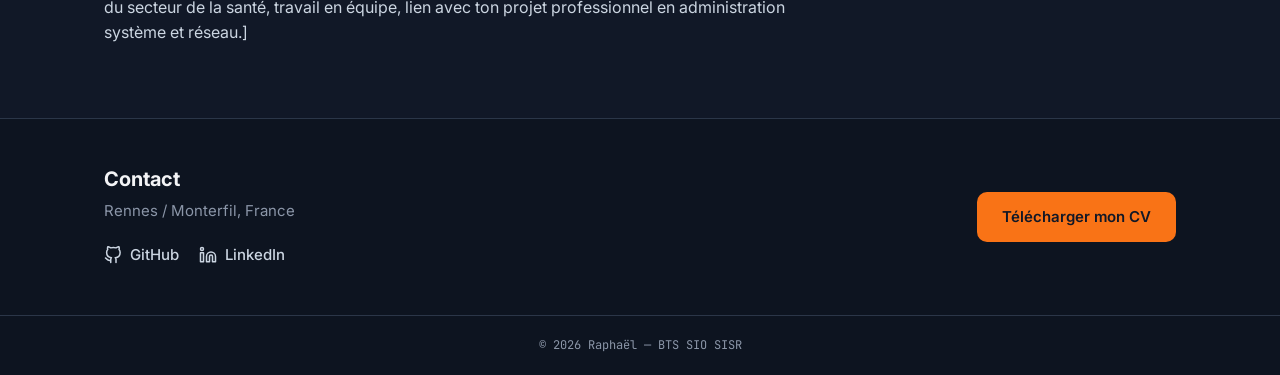
<file: Site/les-stages.html>
<!DOCTYPE html>
<html lang="fr">
<head>
  <meta charset="UTF-8">
  <meta name="viewport" content="width=device-width, initial-scale=1.0">
  <title>Les Stages — Raphaël, PCP</title>
  <meta name="description" content="Stage de Raphaël, étudiant BTS SIO SISR, au sein du service informatique du groupe Vivalto Santé.">

  <link rel="preconnect" href="https://fonts.googleapis.com">
  <link rel="preconnect" href="https://fonts.gstatic.com" crossorigin>
  <link href="https://fonts.googleapis.com/css2?family=Inter:wght@400;500;600;700;800&family=JetBrains+Mono:wght@400;500;600&display=swap" rel="stylesheet">

  <link rel="stylesheet" href="styles.css">
</head>
<body>

  <a class="skip-link" href="#contenu-principal">Aller au contenu principal</a>

  <!-- ===================== HEADER / NAVIGATION ===================== -->
  <header class="site-header">
    <div class="header-inner">
      <a class="brand" href="index.html">
        <span class="brand-name">Raphaël</span>
        <span class="brand-tag">PCP</span>
      </a>

      <nav class="main-nav" aria-label="Navigation principale">
        <ul>
          <li><a href="les-stages.html" aria-current="page">Les Stages</a></li>
          <li><a href="atelier-professionnalisation.html">Atelier de professionnalisation</a></li>
          <li><a href="certification.html">Certification</a></li>
        </ul>
      </nav>
    </div>
  </header>

  <main id="contenu-principal">

    <!-- ===================== EN-TÊTE DE PAGE ===================== -->
    <section class="page-hero">
      <div class="page-hero-inner">
        <p class="page-eyebrow">Expérience professionnelle</p>
        <h1>Mon stage chez Vivalto Santé</h1>
        <p class="page-lead">
          Stage réalisé au sein du service informatique du groupe Vivalto
          Santé, 3ᵉ acteur de l'hospitalisation privée en France, fondé à
          Rennes (Saint-Grégoire) en 2009.
        </p>

        <dl class="hero-meta">
          <div class="hero-meta-item">
            <dt>Entreprise</dt>
            <dd>Vivalto Santé</dd>
          </div>
          <div class="hero-meta-item">
            <dt>Établissement</dt>
            <dd>[À compléter]</dd>
          </div>
          <div class="hero-meta-item">
            <dt>Durée</dt>
            <dd>[À compléter]</dd>
          </div>
          <div class="hero-meta-item">
            <dt>Service</dt>
            <dd>[À compléter]</dd>
          </div>
        </dl>

        <p class="todo-note">
          <span aria-hidden="true">//</span>
          <span><strong>À personnaliser :</strong> remplace les champs entre
          crochets par les informations réelles de ton stage (établissement,
          dates, service, tuteur) avant de publier la page.</span>
        </p>
      </div>
    </section>

    <!-- ===================== CONTEXTE ===================== -->
    <section class="content-section" aria-labelledby="contexte-title">
      <div class="content-section-inner">
        <h2 id="contexte-title">Contexte de l'entreprise</h2>
        <p class="prose">
          Vivalto Santé regroupe plusieurs dizaines de cliniques privées en
          France, réparties notamment en Bretagne, Normandie, Pays de la
          Loire et Île-de-France. Le groupe se distingue par une gouvernance
          partagée avec les praticiens et un statut d'entreprise à mission.
        </p>
        <p class="prose">
          [Décris ici l'établissement précis où tu as effectué ton stage :
          taille de l'équipe informatique, parc géré (postes, serveurs,
          équipements biomédicaux connectés), organisation du service.]
        </p>
      </div>
    </section>

    <!-- ===================== MISSIONS ===================== -->
    <section class="content-section" aria-labelledby="missions-title">
      <div class="content-section-inner">
        <h2 id="missions-title">Missions confiées</h2>
        <ol class="steps-list">
          <li class="step-item">
            <span class="step-number">1</span>
            <div class="step-content">
              <h3>Support et assistance aux utilisateurs</h3>
              <p>[Ex. : prise en charge des tickets d'incidents, diagnostic
                et résolution des pannes matérielles et logicielles.]</p>
            </div>
          </li>
          <li class="step-item">
            <span class="step-number">2</span>
            <div class="step-content">
              <h3>Gestion du parc informatique</h3>
              <p>[Ex. : installation et configuration de postes de travail,
                suivi de l'inventaire du parc.]</p>
            </div>
          </li>
          <li class="step-item">
            <span class="step-number">3</span>
            <div class="step-content">
              <h3>Administration réseau et sécurité</h3>
              <p>[Ex. : suivi de l'infrastructure réseau, contrôle des
                accès, sensibilisation à la sécurité des systèmes
                d'information de santé.]</p>
            </div>
          </li>
        </ol>
      </div>
    </section>

    <!-- ===================== COMPÉTENCES MOBILISÉES ===================== -->
    <section class="content-section" aria-labelledby="competences-stage-title">
      <div class="content-section-inner">
        <h2 id="competences-stage-title">Compétences mobilisées</h2>
        <ul class="tag-list">
          <li>Support utilisateurs</li>
          <li>Gestion de parc</li>
          <li>Active Directory</li>
          <li>Réseau</li>
          <li>[À compléter]</li>
        </ul>
      </div>
    </section>

    <!-- ===================== BILAN ===================== -->
    <section class="content-section" aria-labelledby="bilan-title">
      <div class="content-section-inner">
        <h2 id="bilan-title">Bilan</h2>
        <p class="prose">
          [Résume ici ce que ce stage t'a apporté : compétences techniques
          développées, découverte du secteur de la santé, travail en
          équipe, lien avec ton projet professionnel en administration
          système et réseau.]
        </p>
      </div>
    </section>

  </main>

  <!-- ===================== FOOTER / CONTACT ===================== -->
  <footer class="site-footer" id="contact">
    <div class="footer-inner">
      <div class="footer-main">
        <h2>Contact</h2>
        <p class="footer-location">Rennes / Monterfil, France</p>

        <div class="footer-links">
          <a class="footer-link" href="https://github.com/votre-pseudo" target="_blank" rel="noopener noreferrer">
            <svg viewBox="0 0 24 24" fill="none" stroke="currentColor" stroke-width="2" stroke-linecap="round" stroke-linejoin="round" aria-hidden="true">
              <path d="M9 19c-5 1.5-5-2.5-7-3m14 6v-3.87a3.37 3.37 0 0 0-.94-2.61c3.14-.35 6.44-1.54 6.44-7A5.44 5.44 0 0 0 20 4.77 5.07 5.07 0 0 0 19.91 1S18.73.65 16 2.48a13.38 13.38 0 0 0-7 0C6.27.65 5.09 1 5.09 1A5.07 5.07 0 0 0 5 4.77a5.44 5.44 0 0 0-1.5 3.78c0 5.42 3.3 6.61 6.44 7A3.37 3.37 0 0 0 9 18.13V22"></path>
            </svg>
            GitHub
          </a>
          <a class="footer-link" href="https://www.linkedin.com/in/votre-profil" target="_blank" rel="noopener noreferrer">
            <svg viewBox="0 0 24 24" fill="none" stroke="currentColor" stroke-width="2" stroke-linecap="round" stroke-linejoin="round" aria-hidden="true">
              <path d="M16 8a6 6 0 0 1 6 6v7h-4v-7a2 2 0 0 0-2-2 2 2 0 0 0-2 2v7h-4v-7a6 6 0 0 1 6-6z"></path>
              <rect x="2" y="9" width="4" height="12"></rect>
              <circle cx="4" cy="4" r="2"></circle>
            </svg>
            LinkedIn
          </a>
        </div>
      </div>

      <a class="btn btn-primary" href="cv-raphael.pdf" download>Télécharger mon CV</a>
    </div>

    <p class="footer-copy">© 2026 Raphaël — BTS SIO SISR</p>
  </footer>

</body>
</html>
</file>
<file: styles.css>
/* =====================================================================
   RAPHAËL — PCP — Direction artistique "Datacenter / Serveur"
   Palette monitoring (type Grafana / NetBox), sombre, technique.
   ===================================================================== */

:root {
  /* --- Couleurs de fond --- */
  --color-bg: #111827;
  --color-bg-header: #0d1420;
  --color-surface: #1f2937;
  --color-surface-hover: #263244;
  --color-border: #2b3648;

  /* --- Texte --- */
  --color-text-primary: #f3f4f6;
  --color-text-body: #cbd5e1;
  --color-text-secondary: #8b96a8;

  /* --- Accents --- */
  --color-accent-blue: #3b82f6;
  --color-accent-blue-dim: rgba(59, 130, 246, 0.14);
  --color-accent-orange: #f97316;
  --color-accent-orange-dim: rgba(249, 115, 22, 0.14);
  --color-status-ok: #22c55e;
  --color-status-ok-dim: rgba(34, 197, 94, 0.14);

  /* --- Typographie --- */
  --font-sans: 'Inter', -apple-system, BlinkMacSystemFont, 'Segoe UI', sans-serif;
  --font-mono: 'JetBrains Mono', ui-monospace, 'SFMono-Regular', Consolas, monospace;

  /* --- Rayons & ombres --- */
  --radius-md: 10px;
  --radius-lg: 14px;
  --shadow-subtle: 0 1px 2px rgba(0, 0, 0, 0.35), 0 6px 16px rgba(0, 0, 0, 0.18);

  /* --- Rythme --- */
  --container-width: 1120px;
}

/* =====================================================================
   RESET & BASE
   ===================================================================== */

*,
*::before,
*::after {
  box-sizing: border-box;
}

html {
  scroll-behavior: smooth;
}

body {
  margin: 0;
  min-height: 100vh;
  display: flex;
  flex-direction: column;
  background-color: var(--color-bg);
  color: var(--color-text-body);
  font-family: var(--font-sans);
  font-size: 16px;
  line-height: 1.6;
  -webkit-font-smoothing: antialiased;
}

main {
  flex: 1 0 auto;
}

h1, h2, h3, dt {
  color: var(--color-text-primary);
  font-weight: 700;
  line-height: 1.2;
  margin: 0;
}

p {
  margin: 0;
}

a {
  color: inherit;
  text-decoration: none;
}

ul {
  list-style: none;
  margin: 0;
  padding: 0;
}

svg {
  width: 18px;
  height: 18px;
  flex-shrink: 0;
}

.skip-link {
  position: absolute;
  left: -9999px;
  top: 0;
  background: var(--color-accent-blue);
  color: #fff;
  padding: 0.75rem 1.25rem;
  z-index: 100;
  border-radius: 0 0 var(--radius-md) 0;
}

.skip-link:focus {
  left: 0;
}

:focus-visible {
  outline: 2px solid var(--color-accent-blue);
  outline-offset: 3px;
  border-radius: 4px;
}

@media (prefers-reduced-motion: reduce) {
  * {
    animation-duration: 0.01ms !important;
    animation-iteration-count: 1 !important;
    transition-duration: 0.01ms !important;
    scroll-behavior: auto !important;
  }
}

/* =====================================================================
   LAYOUT UTILITAIRE
   ===================================================================== */

.header-inner,
.hero-inner,
.page-hero-inner,
.footer-inner,
.content-section-inner {
  width: 100%;
  max-width: var(--container-width);
  margin-inline: auto;
  padding-inline: 1.5rem;
}

/* =====================================================================
   HEADER / NAVIGATION
   ===================================================================== */

.site-header {
  position: sticky;
  top: 0;
  z-index: 50;
  background-color: var(--color-bg-header);
  border-bottom: 1px solid var(--color-border);
}

.header-inner {
  display: flex;
  align-items: center;
  justify-content: space-between;
  gap: 1rem;
  padding-block: 1rem;
}

.brand {
  display: flex;
  align-items: baseline;
  gap: 0.5rem;
  font-weight: 800;
  font-size: 1.125rem;
  color: var(--color-text-primary);
}

.main-nav ul {
  display: flex;
  align-items: center;
  flex-wrap: wrap;
  gap: 0.5rem;
}

.main-nav a {
  display: inline-block;
  padding: 0.5rem 0.875rem;
  border-radius: var(--radius-md);
  font-size: 0.9375rem;
  font-weight: 500;
  color: var(--color-text-body);
  transition: color 0.15s ease, background-color 0.15s ease;
}

.main-nav a:hover,
.main-nav a:focus-visible {
  color: var(--color-text-primary);
  background-color: var(--color-surface);
}

.main-nav a[aria-current="page"] {
  color: var(--color-accent-blue);
}

/* =====================================================================
   HERO
   ===================================================================== */

.hero {
  position: relative;
  overflow: hidden;
  border-bottom: 1px solid var(--color-border);
}

.hero-grid-bg {
  position: absolute;
  inset: 0;
  background-image:
    radial-gradient(circle at 1px 1px, rgba(255, 255, 255, 0.06) 1px, transparent 0);
  background-size: 28px 28px;
  mask-image: radial-gradient(ellipse 70% 60% at 50% 0%, #000 40%, transparent 100%);
  pointer-events: none;
}

.hero-inner {
  position: relative;
  padding-block: 5rem 4.5rem;
}

.hero-eyebrow,
.hero-status {
  display: inline-flex;
  align-items: center;
  gap: 0.5rem;
  font-family: var(--font-mono);
  font-size: 0.8125rem;
  color: var(--color-status-ok);
  background: var(--color-status-ok-dim);
  border: 1px solid rgba(34, 197, 94, 0.3);
  padding: 0.375rem 0.75rem;
  border-radius: 999px;
}

.hero-eyebrow {
  margin-bottom: 1.75rem;
}

.hero-status {
  margin-top: 1.5rem;
}

.status-dot {
  width: 8px;
  height: 8px;
  border-radius: 50%;
  background-color: currentColor;
  box-shadow: 0 0 0 0 currentColor;
  animation: pulse-status 2.2s ease-out infinite;
}

@keyframes pulse-status {
  0%   { box-shadow: 0 0 0 0 rgba(34, 197, 94, 0.55); }
  70%  { box-shadow: 0 0 0 6px rgba(34, 197, 94, 0); }
  100% { box-shadow: 0 0 0 0 rgba(34, 197, 94, 0); }
}

.hero h1 {
  font-size: clamp(2.25rem, 3.4vw + 1rem, 3rem);
  font-weight: 800;
  letter-spacing: -0.02em;
  max-width: 18ch;
}

/* Layout deux colonnes : présentation à gauche, photo à droite */
.hero-layout {
  display: flex;
  align-items: center;
  justify-content: space-between;
  gap: 3rem;
  flex-wrap: wrap;
}

.hero-content {
  flex: 1 1 380px;
  min-width: 0;
}

.hero-name {
  margin-top: 1rem;
  font-size: clamp(1.5rem, 2vw + 1rem, 2rem);
  font-weight: 800;
  letter-spacing: -0.01em;
  color: var(--color-accent-orange);
}

.hero-role {
  margin-top: 0.625rem;
  font-family: var(--font-mono);
  font-size: 1rem;
  font-weight: 600;
  color: var(--color-accent-blue);
}

.hero-role-secondary {
  margin-top: 0.25rem;
  font-size: 0.9375rem;
  font-weight: 500;
  color: var(--color-text-secondary);
}

.hero-photo {
  flex: 0 0 auto;
  display: flex;
  flex-direction: column;
  align-items: center;
  gap: 0.75rem;
}

.hero-photo-frame {
  width: 168px;
  height: 168px;
  border-radius: var(--radius-lg);
  background-color: var(--color-surface);
  border: 1px solid var(--color-border);
  box-shadow: var(--shadow-subtle);
  display: flex;
  align-items: center;
  justify-content: center;
  color: var(--color-text-secondary);
}

.hero-photo-frame svg {
  width: 56px;
  height: 56px;
}

.hero-photo-caption {
  font-family: var(--font-mono);
  font-size: 0.6875rem;
  color: var(--color-text-secondary);
  text-align: center;
  max-width: 168px;
}

.hero-meta {
  display: flex;
  flex-wrap: wrap;
  gap: 2.5rem;
  margin-top: 3rem;
  padding-top: 2rem;
  border-top: 1px solid var(--color-border);
}

.hero-meta-item {
  display: flex;
  flex-direction: column;
  gap: 0.375rem;
}

.hero-meta-item dt {
  font-family: var(--font-mono);
  font-size: 0.75rem;
  font-weight: 500;
  color: var(--color-text-secondary);
}

.hero-meta-item dd {
  margin: 0;
  font-size: 1rem;
  font-weight: 600;
  color: var(--color-text-primary);
}

/* =====================================================================
   TAGS (réutilisés sur les pages Stages / Atelier / Certification)
   ===================================================================== */

.tag-list {
  display: flex;
  flex-wrap: wrap;
  gap: 0.5rem;
  margin-top: 1.25rem;
}

.tag-list li {
  font-size: 0.8125rem;
  font-weight: 500;
  color: var(--color-text-primary);
  background-color: rgba(255, 255, 255, 0.04);
  border: 1px solid var(--color-border);
  padding: 0.3125rem 0.625rem;
  border-radius: 6px;
}

.tag-list.mono li {
  font-family: var(--font-mono);
  font-size: 0.75rem;
}

/* =====================================================================
   CARTES PROJET (réutilisées par certification.html)
   ===================================================================== */

.project-card {
  display: flex;
  flex-direction: column;
  gap: 0.875rem;
  background-color: var(--color-surface);
  border: 1px solid var(--color-border);
  border-radius: var(--radius-lg);
  box-shadow: var(--shadow-subtle);
  padding: 1.75rem;
  transition: transform 0.15s ease;
}

.project-card:hover {
  transform: translateY(-2px);
}

.project-card-header {
  display: flex;
  align-items: flex-start;
  justify-content: space-between;
  gap: 0.75rem;
}

.project-card-header h3 {
  font-size: 1.0625rem;
  font-weight: 700;
}

.project-card p {
  font-size: 0.9375rem;
  color: var(--color-text-secondary);
}

.status-badge {
  display: inline-flex;
  align-items: center;
  gap: 0.375rem;
  flex-shrink: 0;
  font-family: var(--font-mono);
  font-size: 0.6875rem;
  font-weight: 600;
  color: var(--color-status-ok);
  background: var(--color-status-ok-dim);
  border: 1px solid rgba(34, 197, 94, 0.3);
  padding: 0.25rem 0.5rem;
  border-radius: 999px;
  white-space: nowrap;
}

/* =====================================================================
   FOOTER / CONTACT
   ===================================================================== */

.site-footer {
  flex-shrink: 0;
  border-top: 1px solid var(--color-border);
  background-color: var(--color-bg-header);
}

.footer-inner {
  display: flex;
  align-items: center;
  justify-content: space-between;
  flex-wrap: wrap;
  gap: 1.5rem;
  padding-block: 2rem;
}

.footer-label {
  font-family: var(--font-mono);
  font-size: 0.6875rem;
  font-weight: 500;
  color: var(--color-text-secondary);
  margin-bottom: 0.25rem;
}

.footer-email {
  font-size: 0.9375rem;
  font-weight: 600;
  color: var(--color-text-primary);
  transition: color 0.15s ease;
}

.footer-email:hover,
.footer-email:focus-visible {
  color: var(--color-accent-blue);
}

.btn {
  display: inline-flex;
  align-items: center;
  justify-content: center;
  font-family: var(--font-sans);
  font-size: 0.9375rem;
  font-weight: 600;
  padding: 0.75rem 1.5rem;
  border-radius: var(--radius-md);
  border: 1px solid transparent;
  cursor: pointer;
  transition: background-color 0.15s ease, transform 0.15s ease;
  white-space: nowrap;
}

.btn-primary {
  background-color: var(--color-accent-orange);
  color: #111827;
}

.btn-primary:hover,
.btn-primary:focus-visible {
  background-color: #fb923c;
  transform: translateY(-1px);
}

.footer-copy {
  text-align: center;
  font-family: var(--font-mono);
  font-size: 0.75rem;
  color: var(--color-text-secondary);
  border-top: 1px solid var(--color-border);
  padding: 1.25rem 1.5rem;
}

/* =====================================================================
   PAGES INTÉRIEURES — Les Stages / Atelier / Certification
   ===================================================================== */

.page-hero {
  border-bottom: 1px solid var(--color-border);
}

.page-hero-inner {
  padding-block: 3.5rem 3rem;
}

.page-hero h1 {
  font-size: clamp(1.875rem, 2.6vw + 1rem, 2.5rem);
  font-weight: 800;
  letter-spacing: -0.01em;
  max-width: 22ch;
}

.page-lead {
  margin-top: 1.25rem;
  max-width: 65ch;
  font-size: 1.0625rem;
  color: var(--color-text-body);
}

/* Sections de contenu */
.content-section {
  padding-block: 3rem;
  border-bottom: 1px solid var(--color-border);
}

.content-section:last-of-type {
  border-bottom: none;
  padding-bottom: 4.5rem;
}

.content-section h2 {
  font-size: 1.5rem;
  font-weight: 700;
  margin-bottom: 1.25rem;
}

.content-section .prose {
  max-width: 70ch;
  font-size: 1rem;
  color: var(--color-text-body);
}

.content-section .prose + .prose {
  margin-top: 1rem;
}

.content-section .prose + h2,
.content-section .steps-list + h2 {
  margin-top: 2rem;
}

/* Liste d'étapes numérotées (ex. mise en œuvre d'un atelier) */
.steps-list {
  display: flex;
  flex-direction: column;
  gap: 1.5rem;
  max-width: 70ch;
  margin-top: 1.25rem;
}

.step-item {
  display: flex;
  gap: 1rem;
  align-items: flex-start;
}

.step-number {
  flex-shrink: 0;
  width: 2rem;
  height: 2rem;
  border-radius: 50%;
  border: 1px solid var(--color-accent-blue);
  color: var(--color-accent-blue);
  font-family: var(--font-mono);
  font-size: 0.875rem;
  font-weight: 600;
  display: flex;
  align-items: center;
  justify-content: center;
}

.step-content h3,
.step-content h4 {
  font-size: 1rem;
  font-weight: 700;
  color: var(--color-text-primary);
  margin-bottom: 0.25rem;
}

.step-content p {
  font-size: 0.9375rem;
  color: var(--color-text-secondary);
}

.step-content p + p {
  margin-top: 0.375rem;
}

.step-content p strong {
  color: var(--color-text-primary);
  font-weight: 600;
}

/* Sous-titre à l'intérieur d'un bloc (ex. plusieurs stages sur une même page) */
.subheading {
  font-size: 1.0625rem;
  margin-top: 2rem;
  margin-bottom: 0.75rem;
}

/* Label de regroupement (ex. blocs du référentiel BTS SIO) */
.bloc-label {
  font-family: var(--font-mono);
  font-size: 0.8125rem;
  font-weight: 600;
  color: var(--color-accent-blue);
  margin-top: 1.25rem;
  margin-bottom: 0.5rem;
}

.bloc-label:first-of-type {
  margin-top: 0.5rem;
}

.competency-bloc {
  margin-top: 0.5rem;
}

.competency-bloc + .competency-bloc {
  margin-top: 2rem;
}

.competency-item {
  margin-top: 1rem;
  padding-left: 1rem;
  border-left: 2px solid var(--color-border);
}

.competency-code {
  display: flex;
  align-items: baseline;
  flex-wrap: wrap;
  gap: 0.625rem;
  font-size: 0.9375rem;
  font-weight: 600;
  color: var(--color-text-primary);
  margin-bottom: 0.375rem;
}

.competency-tag {
  font-family: var(--font-mono);
  font-size: 0.75rem;
  font-weight: 700;
  color: var(--color-accent-blue);
  flex-shrink: 0;
}

.competency-summary {
  display: inline-block;
  font-size: 0.8125rem;
  font-weight: 500;
  color: var(--color-text-primary);
  background-color: rgba(255, 255, 255, 0.04);
  border: 1px solid var(--color-border);
  padding: 0.3125rem 0.625rem;
  border-radius: 6px;
}

/* Liste de liens vers des productions/documents */
.production-list {
  list-style: none;
  margin: 1rem 0 0;
  padding: 0;
  display: flex;
  flex-direction: column;
  gap: 0.625rem;
}

.production-list a {
  display: inline-flex;
  align-items: center;
  gap: 0.5rem;
  font-size: 0.9375rem;
  color: var(--color-accent-blue);
  text-decoration: underline;
  text-underline-offset: 3px;
  text-decoration-color: rgba(59, 130, 246, 0.35);
  transition: color 0.15s ease, text-decoration-color 0.15s ease;
}

.production-list a svg {
  width: 16px;
  height: 16px;
  flex-shrink: 0;
}

.production-list a:hover,
.production-list a:focus-visible {
  color: #60a5fa;
  text-decoration-color: currentColor;
}

/* Galerie des établissements scolaires (page d'accueil) */
.apropos-layout {
  display: flex;
  align-items: flex-start;
  gap: 2.5rem;
  flex-wrap: wrap;
  margin-top: 1.5rem;
}

.apropos-layout .prose {
  flex: 1 1 380px;
  min-width: 0;
}

.school-gallery {
  flex: 0 0 260px;
  display: flex;
  flex-direction: column;
  gap: 1rem;
}

.school-card {
  margin: 0;
  background-color: var(--color-surface);
  border: 1px solid var(--color-border);
  border-radius: var(--radius-lg);
  box-shadow: var(--shadow-subtle);
  overflow: hidden;
}

.school-card img {
  display: block;
  width: 100%;
  height: 150px;
  object-fit: cover;
}

.school-card figcaption {
  padding: 0.625rem 0.875rem;
  font-family: var(--font-mono);
  font-size: 0.75rem;
  font-weight: 600;
  color: var(--color-text-secondary);
  border-top: 1px solid var(--color-border);
}

/* Carte de certification (réutilise l'esthétique .project-card) */
.cert-list {
  display: flex;
  flex-direction: column;
  gap: 2rem;
  margin-top: 1.5rem;
}

.cert-meta {
  display: flex;
  flex-wrap: wrap;
  gap: 1.5rem;
  margin: 0.25rem 0 0.25rem;
  padding: 0;
}

.cert-meta div {
  display: flex;
  flex-direction: column;
  gap: 0.25rem;
}

.cert-meta dt {
  font-family: var(--font-mono);
  font-size: 0.6875rem;
  font-weight: 500;
  color: var(--color-text-secondary);
}

.cert-meta dd {
  margin: 0;
  font-size: 0.9375rem;
  font-weight: 600;
  color: var(--color-text-primary);
}

/* =====================================================================
   SOMMAIRE D'ANCRAGE (pages à plusieurs blocs)
   ===================================================================== */

.page-toc {
  display: flex;
  flex-wrap: wrap;
  align-items: center;
  gap: 0.5rem 1.5rem;
  margin-top: 1.75rem;
  padding-top: 1.5rem;
  border-top: 1px solid var(--color-border);
}

.page-toc-label {
  font-family: var(--font-mono);
  font-size: 0.75rem;
  color: var(--color-text-secondary);
}

.page-toc a {
  font-family: var(--font-mono);
  font-size: 0.8125rem;
  font-weight: 500;
  color: var(--color-text-body);
  transition: color 0.15s ease;
}

.page-toc a:hover,
.page-toc a:focus-visible {
  color: var(--color-accent-blue);
}

.page-toc a[aria-current="page"] {
  color: var(--color-accent-blue);
  pointer-events: none;
}

/* =====================================================================
   BOUTON RETOUR EN HAUT
   ===================================================================== */

.back-to-top {
  position: fixed;
  right: 1.5rem;
  bottom: 1.5rem;
  width: 2.75rem;
  height: 2.75rem;
  border-radius: 50%;
  background-color: var(--color-surface);
  border: 1px solid var(--color-border);
  box-shadow: var(--shadow-subtle);
  display: flex;
  align-items: center;
  justify-content: center;
  color: var(--color-text-secondary);
  transition: color 0.15s ease, border-color 0.15s ease, transform 0.15s ease;
  z-index: 40;
}

.back-to-top svg {
  width: 20px;
  height: 20px;
}

.back-to-top:hover,
.back-to-top:focus-visible {
  color: var(--color-accent-blue);
  border-color: rgba(59, 130, 246, 0.4);
  transform: translateY(-2px);
}

/* =====================================================================
   LIEN "PILL" RÉUTILISABLE (ex. page 404)
   ===================================================================== */

.pill-link {
  display: inline-flex;
  align-items: center;
  gap: 0.5rem;
  font-family: var(--font-mono);
  font-size: 0.875rem;
  font-weight: 600;
  color: var(--color-accent-blue);
  background: var(--color-accent-blue-dim);
  border: 1px solid rgba(59, 130, 246, 0.3);
  padding: 0.5rem 1rem;
  border-radius: 999px;
  transition: background-color 0.15s ease, transform 0.15s ease;
}

.pill-link:hover,
.pill-link:focus-visible {
  background: rgba(59, 130, 246, 0.22);
  transform: translateY(-1px);
}

/* Variante d'erreur pour .status-badge (ex. page 404) */
.status-badge.status-error {
  color: var(--color-accent-orange);
  background: var(--color-accent-orange-dim);
  border-color: rgba(249, 115, 22, 0.3);
}

.page-hero-badge {
  margin-bottom: 1.25rem;
}

/* =====================================================================
   PAGINATION SUIVANT / PRÉCÉDENT
   ===================================================================== */

.page-pagination {
  display: flex;
  margin-top: 3rem;
  padding-top: 2rem;
  border-top: 1px solid var(--color-border);
}

.pagination-link {
  display: flex;
  flex-direction: column;
  gap: 0.25rem;
  max-width: 320px;
  padding: 1rem 1.25rem;
  border: 1px solid var(--color-border);
  border-radius: var(--radius-md);
  transition: border-color 0.15s ease, transform 0.15s ease;
}

.pagination-link:hover,
.pagination-link:focus-visible {
  border-color: rgba(59, 130, 246, 0.4);
  transform: translateY(-2px);
}

.pagination-link.next {
  margin-left: auto;
  text-align: right;
  align-items: flex-end;
}

.pagination-label {
  display: flex;
  align-items: center;
  gap: 0.375rem;
  font-family: var(--font-mono);
  font-size: 0.75rem;
  color: var(--color-text-secondary);
}

.pagination-label svg {
  width: 14px;
  height: 14px;
}

.pagination-title {
  font-size: 0.9375rem;
  font-weight: 700;
  color: var(--color-text-primary);
}

/* =====================================================================
   ANIMATIONS AU DÉFILEMENT
   ===================================================================== */

.reveal {
  opacity: 0;
  transform: translateY(16px);
  transition: opacity 0.5s ease, transform 0.5s ease;
}

.reveal.is-visible {
  opacity: 1;
  transform: translateY(0);
}

/* =====================================================================
   RESPONSIVE
   ===================================================================== */

@media (max-width: 720px) {
  .header-inner {
    flex-direction: column;
    align-items: flex-start;
    gap: 0.75rem;
    padding-block: 1rem;
  }

  .main-nav ul {
    gap: 0.25rem;
  }

  .main-nav a {
    padding: 0.4375rem 0.625rem;
    font-size: 0.875rem;
  }

  .hero-inner {
    padding-block: 3.5rem 3rem;
  }

  .hero h1 {
    max-width: 100%;
  }

  .hero-meta {
    gap: 1.5rem;
  }

  .hero-layout {
    gap: 2rem;
  }

  .hero-photo {
    margin-inline: auto;
  }

  .school-gallery {
    flex: 1 1 100%;
    flex-direction: row;
  }

  .school-card {
    flex: 1 1 0;
    min-width: 0;
  }

  .page-pagination {
    flex-direction: column;
    gap: 1rem;
  }

  .pagination-link.next {
    margin-left: 0;
    text-align: left;
    align-items: flex-start;
  }
}
</file>
<file: Site/styles.css>
/* =====================================================================
   RAPHAËL — PCP — Direction artistique "Datacenter / Serveur"
   Palette monitoring (type Grafana / NetBox), sombre, technique.
   ===================================================================== */

:root {
  /* --- Couleurs de fond --- */
  --color-bg: #111827;
  --color-bg-header: #0d1420;
  --color-surface: #1f2937;
  --color-surface-hover: #263244;
  --color-border: #2b3648;

  /* --- Texte --- */
  --color-text-primary: #f3f4f6;
  --color-text-body: #cbd5e1;
  --color-text-secondary: #8b96a8;

  /* --- Accents --- */
  --color-accent-blue: #3b82f6;
  --color-accent-blue-dim: rgba(59, 130, 246, 0.14);
  --color-accent-orange: #f97316;
  --color-accent-orange-dim: rgba(249, 115, 22, 0.14);
  --color-status-ok: #22c55e;
  --color-status-ok-dim: rgba(34, 197, 94, 0.14);

  /* --- Typographie --- */
  --font-sans: 'Inter', -apple-system, BlinkMacSystemFont, 'Segoe UI', sans-serif;
  --font-mono: 'JetBrains Mono', ui-monospace, 'SFMono-Regular', Consolas, monospace;

  /* --- Rayons & ombres --- */
  --radius-md: 10px;
  --radius-lg: 14px;
  --shadow-subtle: 0 1px 2px rgba(0, 0, 0, 0.35), 0 6px 16px rgba(0, 0, 0, 0.18);

  /* --- Rythme --- */
  --container-width: 1120px;
}

/* =====================================================================
   RESET & BASE
   ===================================================================== */

*,
*::before,
*::after {
  box-sizing: border-box;
}

html {
  scroll-behavior: smooth;
}

body {
  margin: 0;
  background-color: var(--color-bg);
  color: var(--color-text-body);
  font-family: var(--font-sans);
  font-size: 16px;
  line-height: 1.6;
  -webkit-font-smoothing: antialiased;
}

h1, h2, h3, dt {
  color: var(--color-text-primary);
  font-weight: 700;
  line-height: 1.2;
  margin: 0;
}

p {
  margin: 0;
}

a {
  color: inherit;
  text-decoration: none;
}

ul {
  list-style: none;
  margin: 0;
  padding: 0;
}

svg {
  width: 18px;
  height: 18px;
  flex-shrink: 0;
}

.skip-link {
  position: absolute;
  left: -9999px;
  top: 0;
  background: var(--color-accent-blue);
  color: #fff;
  padding: 0.75rem 1.25rem;
  z-index: 100;
  border-radius: 0 0 var(--radius-md) 0;
}

.skip-link:focus {
  left: 0;
}

:focus-visible {
  outline: 2px solid var(--color-accent-blue);
  outline-offset: 3px;
  border-radius: 4px;
}

@media (prefers-reduced-motion: reduce) {
  * {
    animation-duration: 0.01ms !important;
    animation-iteration-count: 1 !important;
    transition-duration: 0.01ms !important;
    scroll-behavior: auto !important;
  }
}

/* =====================================================================
   LAYOUT UTILITAIRE
   ===================================================================== */

.header-inner,
.hero-inner,
.section-header,
.skills-grid,
.projects-grid,
.footer-inner,
.page-hero-inner,
.content-section-inner {
  width: 100%;
  max-width: var(--container-width);
  margin-inline: auto;
  padding-inline: 1.5rem;
}

/* =====================================================================
   HEADER / NAVIGATION
   ===================================================================== */

.site-header {
  position: sticky;
  top: 0;
  z-index: 50;
  background-color: var(--color-bg-header);
  border-bottom: 1px solid var(--color-border);
}

.header-inner {
  display: flex;
  align-items: center;
  justify-content: space-between;
  gap: 1rem;
  padding-block: 1rem;
}

.brand {
  display: flex;
  align-items: baseline;
  gap: 0.5rem;
  font-weight: 800;
  font-size: 1.125rem;
  color: var(--color-text-primary);
}

.brand-tag {
  font-family: var(--font-mono);
  font-size: 0.6875rem;
  font-weight: 600;
  color: var(--color-accent-blue);
  background: var(--color-accent-blue-dim);
  border: 1px solid rgba(59, 130, 246, 0.35);
  padding: 0.125rem 0.4375rem;
  border-radius: 5px;
}

.main-nav ul {
  display: flex;
  align-items: center;
  flex-wrap: wrap;
  gap: 0.5rem;
}

.main-nav a {
  display: inline-block;
  padding: 0.5rem 0.875rem;
  border-radius: var(--radius-md);
  font-size: 0.9375rem;
  font-weight: 500;
  color: var(--color-text-body);
  transition: color 0.15s ease, background-color 0.15s ease;
}

.main-nav a:hover,
.main-nav a:focus-visible {
  color: var(--color-text-primary);
  background-color: var(--color-surface);
}

.main-nav a[aria-current="page"] {
  color: var(--color-accent-blue);
}

/* =====================================================================
   HERO
   ===================================================================== */

.hero {
  position: relative;
  overflow: hidden;
  border-bottom: 1px solid var(--color-border);
}

.hero-grid-bg {
  position: absolute;
  inset: 0;
  background-image:
    radial-gradient(circle at 1px 1px, rgba(255, 255, 255, 0.06) 1px, transparent 0);
  background-size: 28px 28px;
  mask-image: radial-gradient(ellipse 70% 60% at 50% 0%, #000 40%, transparent 100%);
  pointer-events: none;
}

.hero-inner {
  position: relative;
  padding-block: 5rem 4.5rem;
}

.hero-eyebrow {
  display: inline-flex;
  align-items: center;
  gap: 0.5rem;
  font-family: var(--font-mono);
  font-size: 0.8125rem;
  color: var(--color-status-ok);
  background: var(--color-status-ok-dim);
  border: 1px solid rgba(34, 197, 94, 0.3);
  padding: 0.375rem 0.75rem;
  border-radius: 999px;
  margin-bottom: 1.75rem;
}

.status-dot {
  width: 8px;
  height: 8px;
  border-radius: 50%;
  background-color: currentColor;
  box-shadow: 0 0 0 0 currentColor;
  animation: pulse-status 2.2s ease-out infinite;
}

@keyframes pulse-status {
  0%   { box-shadow: 0 0 0 0 rgba(34, 197, 94, 0.55); }
  70%  { box-shadow: 0 0 0 6px rgba(34, 197, 94, 0); }
  100% { box-shadow: 0 0 0 0 rgba(34, 197, 94, 0); }
}

.hero h1 {
  font-size: clamp(2.25rem, 3.4vw + 1rem, 3rem);
  font-weight: 800;
  letter-spacing: -0.02em;
  max-width: 18ch;
}

.hero-title-secondary {
  color: var(--color-text-secondary);
  font-weight: 700;
}

.hero-subtitle {
  margin-top: 1.5rem;
  max-width: 62ch;
  font-size: 1.0625rem;
  color: var(--color-text-body);
}

.hero-meta {
  display: flex;
  flex-wrap: wrap;
  gap: 2.5rem;
  margin-top: 3rem;
  padding-top: 2rem;
  border-top: 1px solid var(--color-border);
}

.hero-meta-item {
  display: flex;
  flex-direction: column;
  gap: 0.375rem;
}

.hero-meta-item dt {
  font-family: var(--font-mono);
  font-size: 0.75rem;
  font-weight: 500;
  color: var(--color-text-secondary);
}

.hero-meta-item dd {
  margin: 0;
  font-size: 1rem;
  font-weight: 600;
  color: var(--color-text-primary);
}

/* =====================================================================
   SECTION HEADER (partagé competences / projets)
   ===================================================================== */

.section-header {
  padding-top: 4.5rem;
  padding-bottom: 2.25rem;
}

.section-header h2 {
  font-size: 1.75rem;
  font-weight: 700;
}

.section-header p {
  margin-top: 0.625rem;
  max-width: 56ch;
  color: var(--color-text-secondary);
  font-size: 1rem;
}

/* =====================================================================
   COMPÉTENCES — GRILLE DE CARTES
   ===================================================================== */

.skills-grid {
  display: grid;
  grid-template-columns: repeat(3, 1fr);
  gap: 1.25rem;
  padding-bottom: 4.5rem;
}

.skill-card {
  background-color: var(--color-surface);
  border: 1px solid var(--color-border);
  border-top: 3px solid var(--color-accent-blue);
  border-radius: var(--radius-lg);
  box-shadow: var(--shadow-subtle);
  padding: 1.75rem;
  transition: transform 0.15s ease, border-color 0.15s ease;
}

.skill-card:hover {
  transform: translateY(-2px);
  border-color: var(--color-border);
  border-top-color: var(--color-accent-orange);
}

.skill-card h3 {
  font-size: 1.125rem;
  font-weight: 700;
}

.skill-card-desc {
  margin-top: 0.625rem;
  font-size: 0.9375rem;
  color: var(--color-text-secondary);
}

.tag-list {
  display: flex;
  flex-wrap: wrap;
  gap: 0.5rem;
  margin-top: 1.25rem;
}

.tag-list li {
  font-size: 0.8125rem;
  font-weight: 500;
  color: var(--color-text-primary);
  background-color: rgba(255, 255, 255, 0.04);
  border: 1px solid var(--color-border);
  padding: 0.3125rem 0.625rem;
  border-radius: 6px;
}

.tag-list.mono li {
  font-family: var(--font-mono);
  font-size: 0.75rem;
}

/* =====================================================================
   PROJETS & HOMELAB
   ===================================================================== */

.projects-grid {
  display: grid;
  grid-template-columns: repeat(3, 1fr);
  gap: 1.25rem;
  padding-bottom: 5rem;
}

.project-card {
  display: flex;
  flex-direction: column;
  gap: 0.875rem;
  background-color: var(--color-surface);
  border: 1px solid var(--color-border);
  border-radius: var(--radius-lg);
  box-shadow: var(--shadow-subtle);
  padding: 1.75rem;
  transition: transform 0.15s ease;
}

.project-card:hover {
  transform: translateY(-2px);
}

.project-card-header {
  display: flex;
  align-items: flex-start;
  justify-content: space-between;
  gap: 0.75rem;
}

.project-card-header h3 {
  font-size: 1.0625rem;
  font-weight: 700;
}

.project-card p {
  font-size: 0.9375rem;
  color: var(--color-text-secondary);
}

.status-badge {
  display: inline-flex;
  align-items: center;
  gap: 0.375rem;
  flex-shrink: 0;
  font-family: var(--font-mono);
  font-size: 0.6875rem;
  font-weight: 600;
  color: var(--color-status-ok);
  background: var(--color-status-ok-dim);
  border: 1px solid rgba(34, 197, 94, 0.3);
  padding: 0.25rem 0.5rem;
  border-radius: 999px;
  white-space: nowrap;
}

/* =====================================================================
   BOUTONS
   ===================================================================== */

.btn {
  display: inline-flex;
  align-items: center;
  justify-content: center;
  font-family: var(--font-sans);
  font-size: 0.9375rem;
  font-weight: 600;
  padding: 0.75rem 1.5rem;
  border-radius: var(--radius-md);
  border: 1px solid transparent;
  cursor: pointer;
  transition: background-color 0.15s ease, transform 0.15s ease;
  white-space: nowrap;
}

.btn-primary {
  background-color: var(--color-accent-orange);
  color: #111827;
}

.btn-primary:hover,
.btn-primary:focus-visible {
  background-color: #fb923c;
  transform: translateY(-1px);
}

/* =====================================================================
   FOOTER / CONTACT
   ===================================================================== */

.site-footer {
  border-top: 1px solid var(--color-border);
  background-color: var(--color-bg-header);
}

.footer-inner {
  display: flex;
  align-items: center;
  justify-content: space-between;
  flex-wrap: wrap;
  gap: 2rem;
  padding-block: 3rem;
}

.footer-main h2 {
  font-size: 1.25rem;
  margin-bottom: 0.5rem;
}

.footer-location {
  font-size: 0.9375rem;
  color: var(--color-text-secondary);
  margin-bottom: 1.25rem;
}

.footer-links {
  display: flex;
  gap: 1.25rem;
}

.footer-link {
  display: inline-flex;
  align-items: center;
  gap: 0.5rem;
  font-size: 0.9375rem;
  font-weight: 500;
  color: var(--color-text-body);
  transition: color 0.15s ease;
}

.footer-link:hover,
.footer-link:focus-visible {
  color: var(--color-accent-blue);
}

.footer-copy {
  text-align: center;
  font-family: var(--font-mono);
  font-size: 0.75rem;
  color: var(--color-text-secondary);
  border-top: 1px solid var(--color-border);
  padding: 1.25rem 1.5rem;
}

/* =====================================================================
   PAGES INTÉRIEURES — Les Stages / Atelier / Certification
   ===================================================================== */

.page-hero {
  border-bottom: 1px solid var(--color-border);
}

.page-hero-inner {
  padding-block: 3.5rem 3rem;
}

.page-eyebrow {
  display: inline-flex;
  align-items: center;
  gap: 0.5rem;
  font-family: var(--font-mono);
  font-size: 0.8125rem;
  color: var(--color-accent-blue);
  background: var(--color-accent-blue-dim);
  border: 1px solid rgba(59, 130, 246, 0.3);
  padding: 0.375rem 0.75rem;
  border-radius: 999px;
  margin-bottom: 1.5rem;
}

.page-hero h1 {
  font-size: clamp(1.875rem, 2.6vw + 1rem, 2.5rem);
  font-weight: 800;
  letter-spacing: -0.01em;
  max-width: 22ch;
}

.page-lead {
  margin-top: 1.25rem;
  max-width: 65ch;
  font-size: 1.0625rem;
  color: var(--color-text-body);
}

/* Note "à personnaliser" — esthétique commentaire de code */
.todo-note {
  display: flex;
  gap: 0.625rem;
  align-items: flex-start;
  font-family: var(--font-mono);
  font-size: 0.8125rem;
  line-height: 1.55;
  color: var(--color-accent-orange);
  background: var(--color-accent-orange-dim);
  border: 1px dashed rgba(249, 115, 22, 0.45);
  border-radius: var(--radius-md);
  padding: 0.875rem 1rem;
  margin-top: 1.75rem;
  max-width: 65ch;
}

.todo-note strong {
  color: var(--color-text-primary);
  font-weight: 600;
}

.todo-note code {
  background: rgba(0, 0, 0, 0.25);
  padding: 0.05em 0.4em;
  border-radius: 4px;
  color: var(--color-text-primary);
}

/* Sections de contenu */
.content-section {
  padding-block: 3rem;
  border-bottom: 1px solid var(--color-border);
}

.content-section:last-of-type {
  border-bottom: none;
  padding-bottom: 4.5rem;
}

.content-section h2 {
  font-size: 1.5rem;
  font-weight: 700;
  margin-bottom: 1.25rem;
}

.content-section .prose {
  max-width: 70ch;
  font-size: 1rem;
  color: var(--color-text-body);
}

.content-section .prose + .prose {
  margin-top: 1rem;
}

.content-section .prose + h2,
.content-section .steps-list + h2 {
  margin-top: 2rem;
}

/* Liste d'étapes numérotées (ex. mise en œuvre d'un atelier) */
.steps-list {
  display: flex;
  flex-direction: column;
  gap: 1.5rem;
  max-width: 70ch;
  margin-top: 1.25rem;
}

.step-item {
  display: flex;
  gap: 1rem;
  align-items: flex-start;
}

.step-number {
  flex-shrink: 0;
  width: 2rem;
  height: 2rem;
  border-radius: 50%;
  border: 1px solid var(--color-accent-blue);
  color: var(--color-accent-blue);
  font-family: var(--font-mono);
  font-size: 0.875rem;
  font-weight: 600;
  display: flex;
  align-items: center;
  justify-content: center;
}

.step-content h3 {
  font-size: 1rem;
  font-weight: 700;
  margin-bottom: 0.25rem;
}

.step-content p {
  font-size: 0.9375rem;
  color: var(--color-text-secondary);
}

/* Carte de certification (réutilise l'esthétique .project-card) */
.cert-meta {
  display: flex;
  flex-wrap: wrap;
  gap: 1.5rem;
  margin: 0.25rem 0 0.25rem;
  padding: 0;
}

.cert-meta div {
  display: flex;
  flex-direction: column;
  gap: 0.25rem;
}

.cert-meta dt {
  font-family: var(--font-mono);
  font-size: 0.6875rem;
  font-weight: 500;
  color: var(--color-text-secondary);
}

.cert-meta dd {
  margin: 0;
  font-size: 0.9375rem;
  font-weight: 600;
  color: var(--color-text-primary);
}

/* =====================================================================
   RESPONSIVE
   ===================================================================== */

@media (max-width: 880px) {
  .skills-grid,
  .projects-grid {
    grid-template-columns: repeat(2, 1fr);
  }
}

@media (max-width: 720px) {
  .header-inner {
    flex-direction: column;
    align-items: flex-start;
    gap: 0.75rem;
    padding-block: 1rem;
  }

  .main-nav ul {
    gap: 0.25rem;
  }

  .main-nav a {
    padding: 0.4375rem 0.625rem;
    font-size: 0.875rem;
  }

  .hero-inner {
    padding-block: 3.5rem 3rem;
  }

  .hero h1 {
    max-width: 100%;
  }

  .hero-meta {
    gap: 1.5rem;
  }
}

@media (max-width: 600px) {
  .skills-grid,
  .projects-grid {
    grid-template-columns: 1fr;
  }

  .footer-inner {
    flex-direction: column;
    align-items: flex-start;
  }

  .btn {
    width: 100%;
  }
}
</file>
